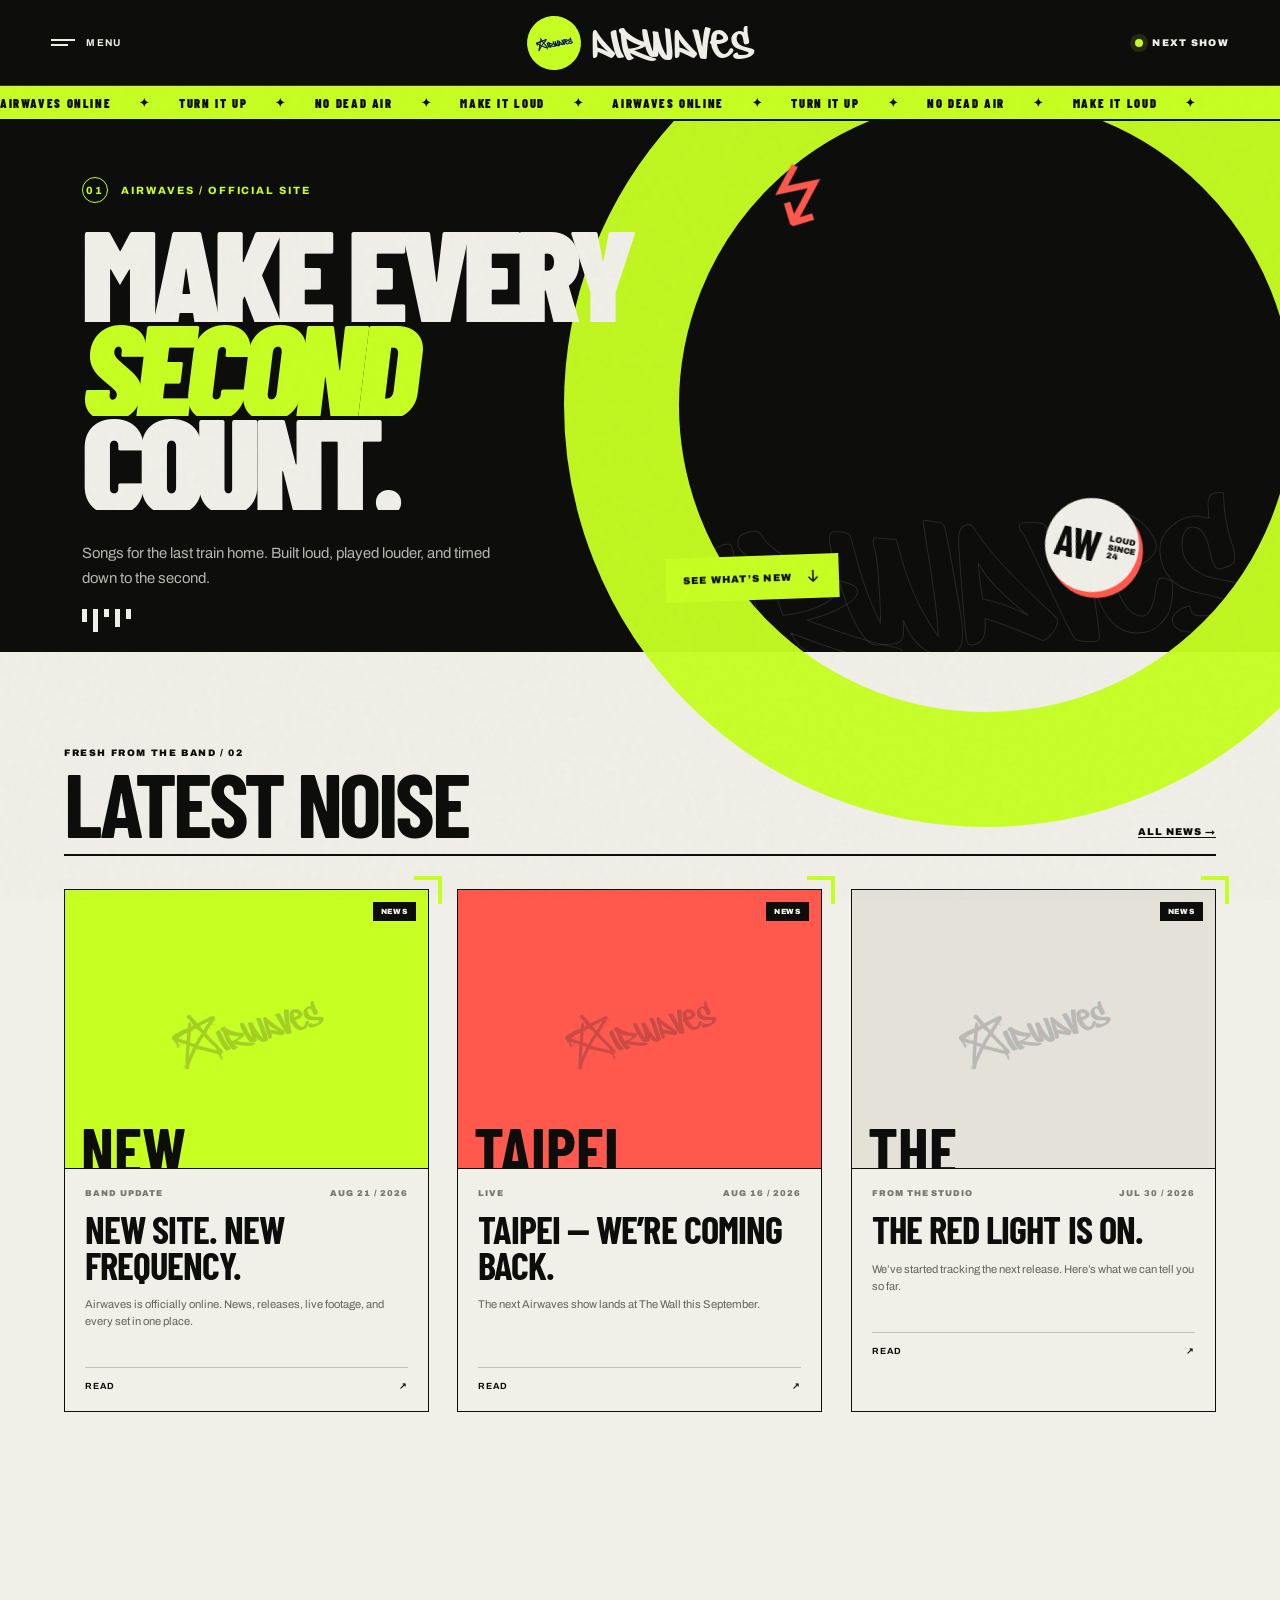
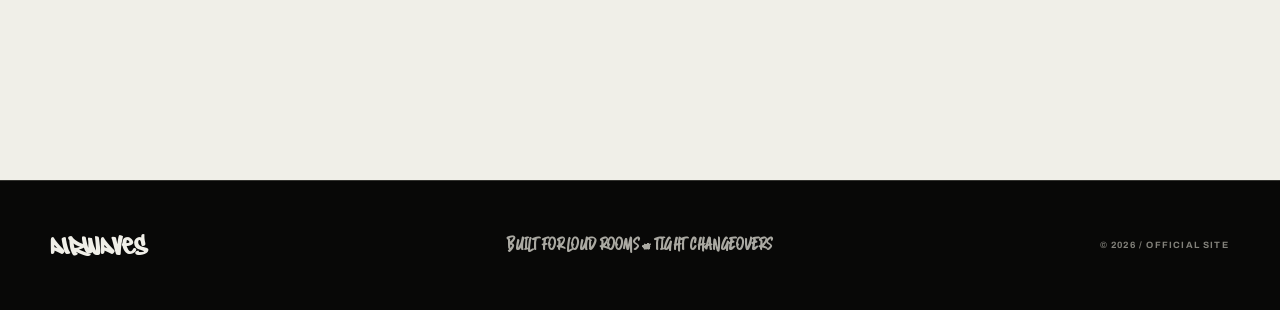
<file: index.html>
<!doctype html><html lang="en"><head><meta charset="UTF-8"><meta name="viewport" content="width=device-width,initial-scale=1"><meta name="theme-color" content="#0d0d0b"><meta name="description" content="Airwaves official site."><title>Airwaves — Official Site</title><link rel="preconnect" href="https://fonts.googleapis.com"><link rel="preconnect" href="https://fonts.gstatic.com" crossorigin><link href="https://fonts.googleapis.com/css2?family=Archivo:wght@400;500;600;700;800;900&family=Barlow+Condensed:wght@600;700;800;900&display=swap" rel="stylesheet"><link rel="stylesheet" href="styles.css"></head>
<body class="is-loading" data-page="home"><div id="site-header"></div><main>
  <section><div class="hero home-hero"><div class="hero-kicker"><span>01</span> AIRWAVES / OFFICIAL SITE</div><h1><span class="hero-line"><i>MAKE EVERY</i></span><span class="hero-line acid-line"><i>SECOND</i></span><span class="hero-line"><i>COUNT.</i></span></h1><p class="hero-copy" id="home-intro"></p><a class="hero-jump" href="news.html">SEE WHAT’S NEW <svg viewBox="0 0 24 24" aria-hidden="true"><path d="M12 4v15M6 13l6 6 6-6"/></svg></a><div class="hero-sticker" aria-hidden="true"><b>AW</b><span>LOUD<br>SINCE 24</span></div><div class="hero-scribble" aria-hidden="true">↯</div><div class="hero-rule" aria-hidden="true"><span></span><span></span><span></span><span></span><span></span></div></div>
  <section class="home-latest reveal-item"><div class="section-heading"><div><span>FRESH FROM THE BAND / 02</span><h2>LATEST NOISE</h2></div><a href="news.html">ALL NEWS →</a></div><div class="content-grid home-grid" id="home-latest-grid"></div></section><section class="home-show-band reveal-item" id="home-show-band"></section></section>
</main><div id="site-footer"></div><script src="site.config.js"></script><script src="site.js"></script></body></html>
</file>
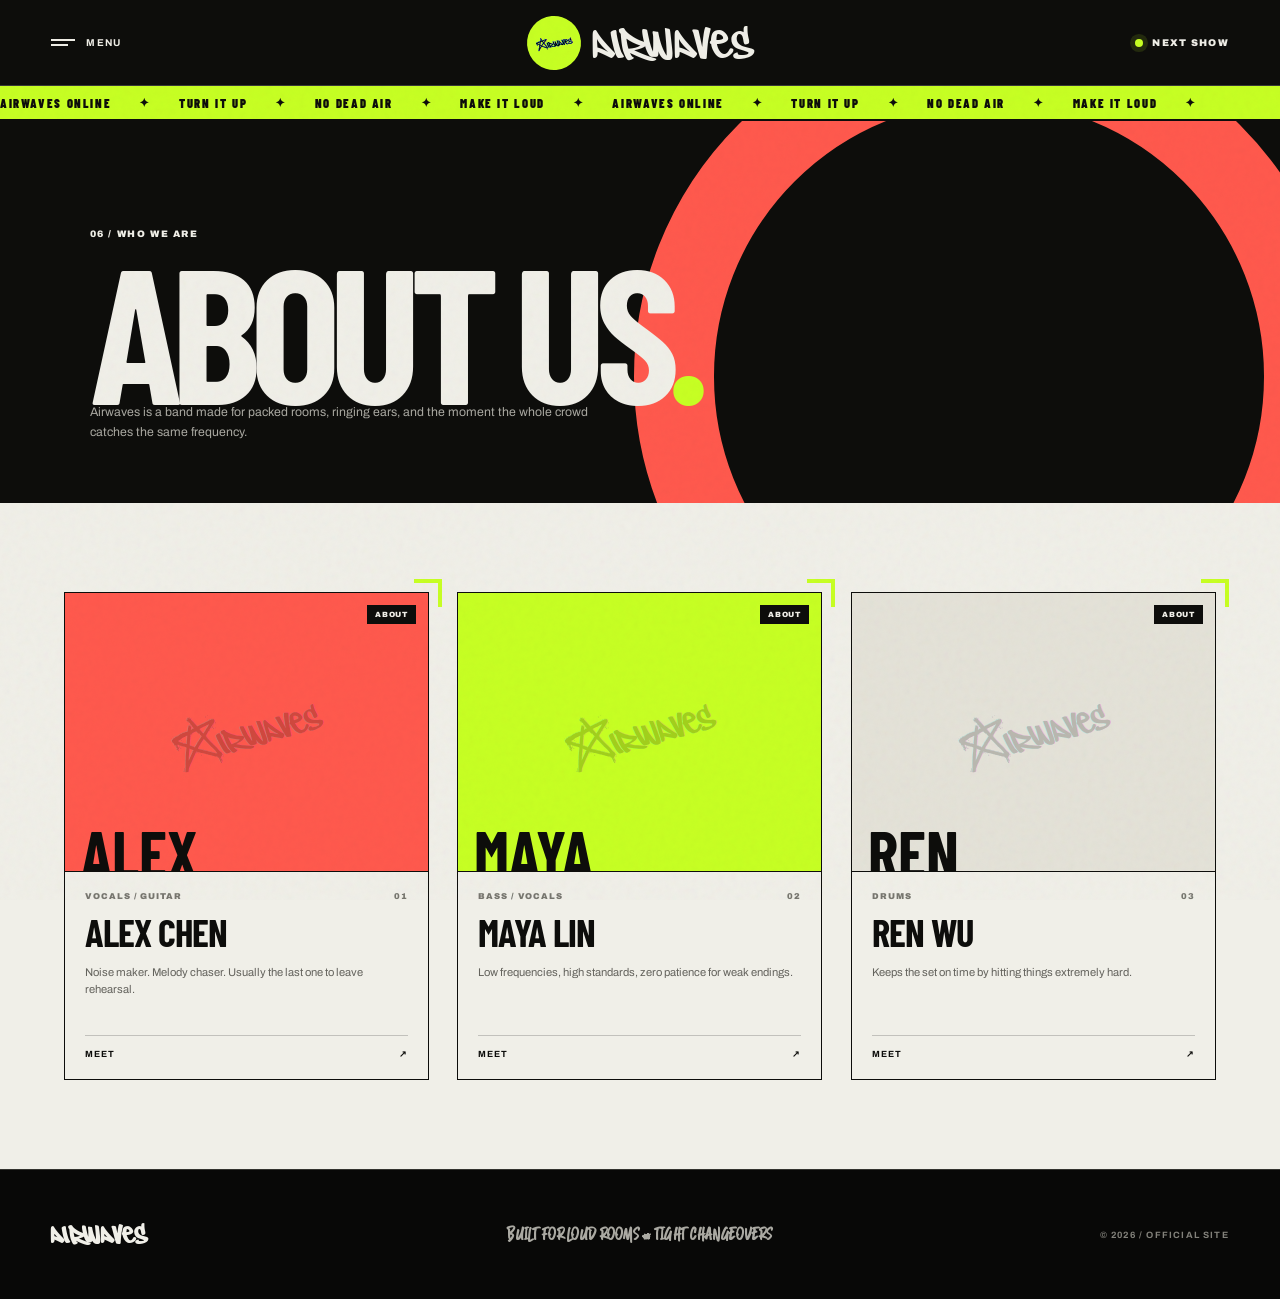
<file: about.html>
<!doctype html><html lang="en"><head><meta charset="UTF-8"><meta name="viewport" content="width=device-width,initial-scale=1"><meta name="theme-color" content="#0d0d0b"><meta name="description" content="About Airwaves."><title>About Us — Airwaves</title><link rel="preconnect" href="https://fonts.googleapis.com"><link rel="preconnect" href="https://fonts.gstatic.com" crossorigin><link href="https://fonts.googleapis.com/css2?family=Archivo:wght@400;500;600;700;800;900&family=Barlow+Condensed:wght@600;700;800;900&display=swap" rel="stylesheet"><link rel="stylesheet" href="styles.css"></head>
<body class="is-loading" data-page="about"><div id="site-header"></div><main><section class="listing-page"><div class="page-masthead about-masthead"><span>06 / WHO WE ARE</span><h1>ABOUT US<span>.</span></h1><p id="about-intro"></p></div><div class="content-section"><div class="content-grid members-grid" id="members-grid"></div></div></section></main><div id="site-footer"></div><script src="site.config.js"></script><script src="site.js"></script></body></html>
</file>
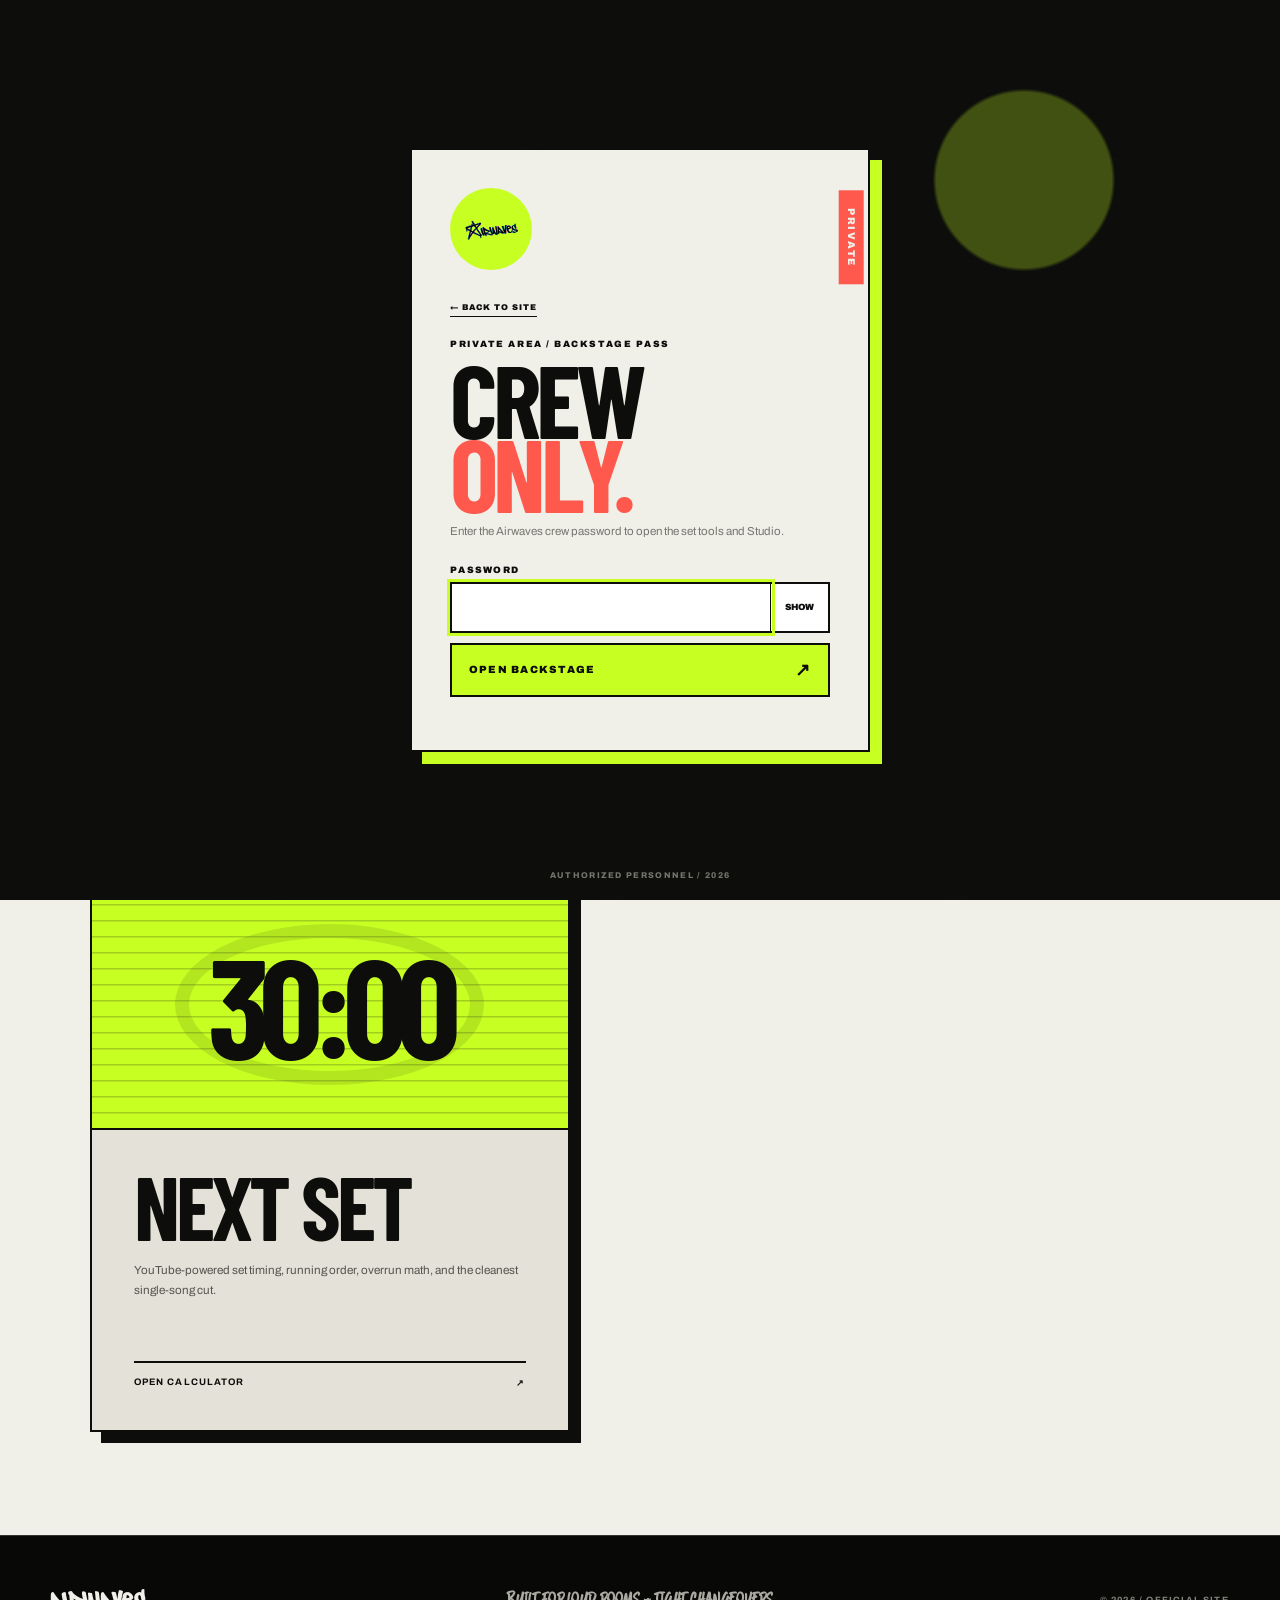
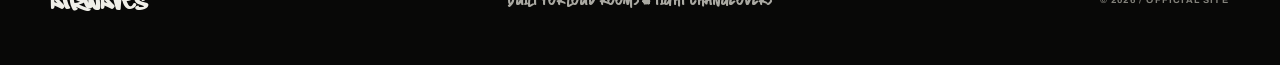
<file: backstage.html>
<!doctype html>
<html lang="en">
<head>
  <meta charset="UTF-8">
  <meta name="viewport" content="width=device-width,initial-scale=1">
  <meta name="theme-color" content="#0d0d0b">
  <meta name="description" content="Private Airwaves crew tools.">
  <meta name="robots" content="noindex,nofollow,noarchive">
  <title>Backstage Pass — Airwaves</title>
  <link rel="preconnect" href="https://fonts.googleapis.com">
  <link rel="preconnect" href="https://fonts.gstatic.com" crossorigin>
  <link href="https://fonts.googleapis.com/css2?family=Archivo:wght@400;500;600;700;800;900&family=Barlow+Condensed:wght@600;700;800;900&display=swap" rel="stylesheet">
  <link rel="stylesheet" href="styles.css">
</head>
<body class="is-loading" data-page="backstage" data-protected="true">
  <div id="site-header"></div>
  <main class="backstage-page">
    <section class="page-masthead backstage-masthead">
      <span>06 / PRIVATE CREW AREA</span>
      <h1>BACKSTAGE<br><em>PASS.</em></h1>
      <p>Build the show. Plot the parts. Keep the machinery behind Airwaves moving.</p>
    </section>
    <section class="backstage-tools reveal-item" aria-labelledby="backstage-tools-title">
      <div class="section-heading">
        <div><span>AUTHORIZED TOOLS / 01</span><h2 id="backstage-tools-title">CHOOSE YOUR ROOM</h2></div>
      </div>
      <div class="backstage-grid single">
        <a class="backstage-card physics-card backstage-set-card" href="next-set.html">
          <i class="cursor-corner" aria-hidden="true"></i><span class="backstage-card-index">01 / SET OPS</span>
          <div class="backstage-card-art" aria-hidden="true"><b>30:00</b><i></i></div>
          <div><h2>NEXT SET</h2><p>YouTube-powered set timing, running order, overrun math, and the cleanest single-song cut.</p><strong>OPEN CALCULATOR <span>↗</span></strong></div>
        </a>
        <!-- AIRWAVES STUDIO temporarily removed from Backstage Pass during its rehaul. studio.html/studio-app.mjs/studio-core.mjs/studio-synth.mjs are untouched -- restore this card to bring it back. -->
      </div>
    </section>
  </main>
  <div id="site-footer"></div>
  <script src="site.config.js"></script><script src="site.js"></script>
</body>
</html>
</file>
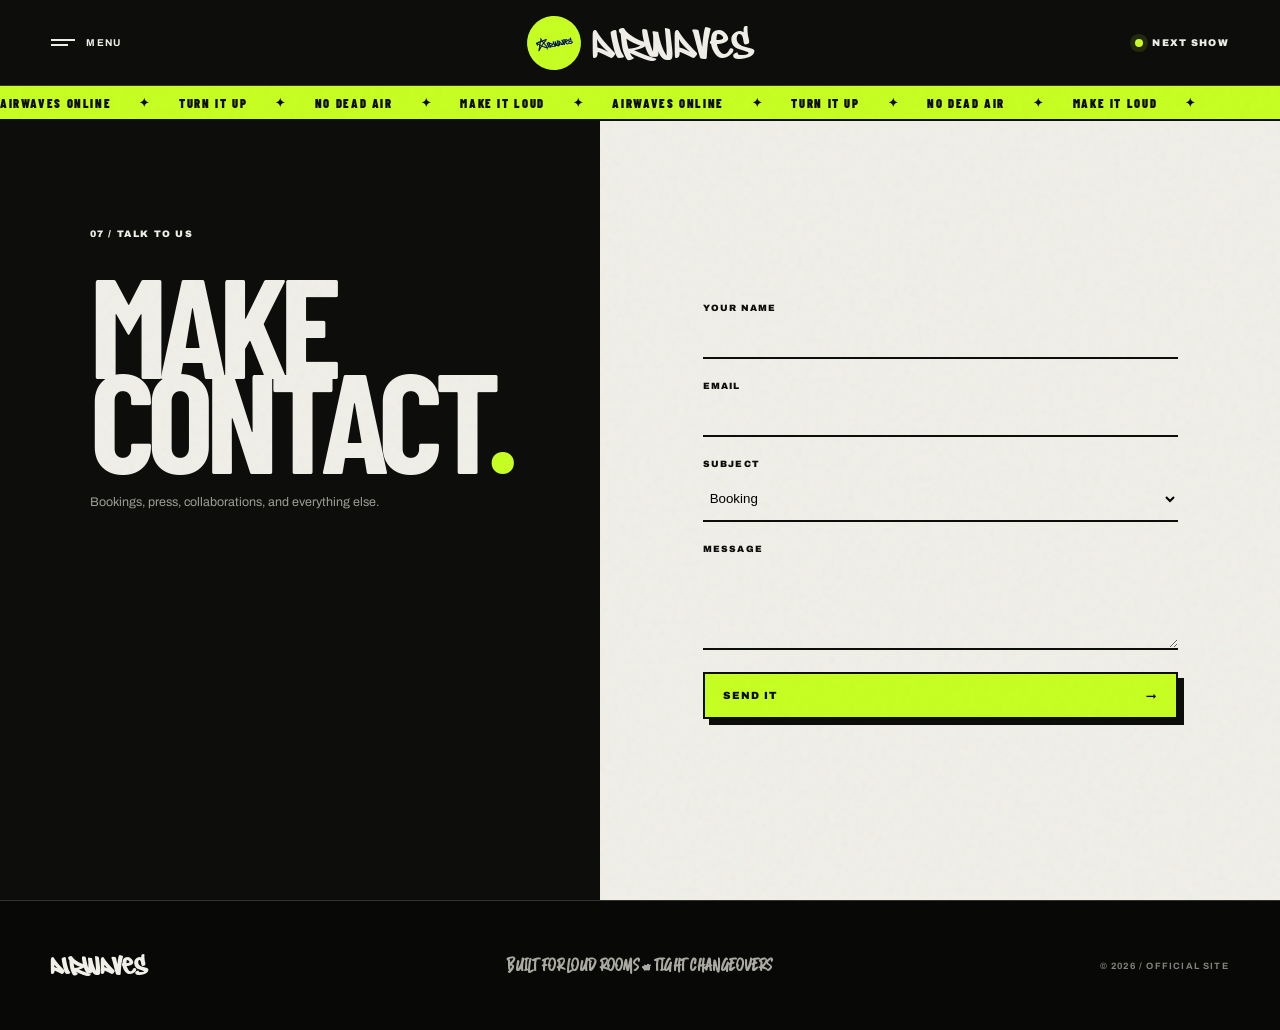
<file: contact.html>
<!doctype html><html lang="en"><head><meta charset="UTF-8"><meta name="viewport" content="width=device-width,initial-scale=1"><meta name="theme-color" content="#0d0d0b"><meta name="description" content="Contact Airwaves."><title>Contact — Airwaves</title><link rel="preconnect" href="https://fonts.googleapis.com"><link rel="preconnect" href="https://fonts.gstatic.com" crossorigin><link href="https://fonts.googleapis.com/css2?family=Archivo:wght@400;500;600;700;800;900&family=Barlow+Condensed:wght@600;700;800;900&display=swap" rel="stylesheet"><link rel="stylesheet" href="styles.css"></head>
<body class="is-loading" data-page="contact"><div id="site-header"></div><main><section class="contact-page"><div class="contact-copy"><span>07 / TALK TO US</span><h1>MAKE<br>CONTACT<span>.</span></h1><p>Bookings, press, collaborations, and everything else.</p></div><form class="contact-form" id="contact-form"><label>YOUR NAME<input name="name" required></label><label>EMAIL<input name="email" type="email" required></label><label>SUBJECT<select name="subject"><option>Booking</option><option>Press</option><option>Collaboration</option><option>Just saying hi</option></select></label><label>MESSAGE<textarea name="message" rows="6" required></textarea></label><button type="submit">SEND IT <span>→</span></button></form></section></main><div id="site-footer"></div><script src="site.config.js"></script><script src="site.js"></script></body></html>
</file>
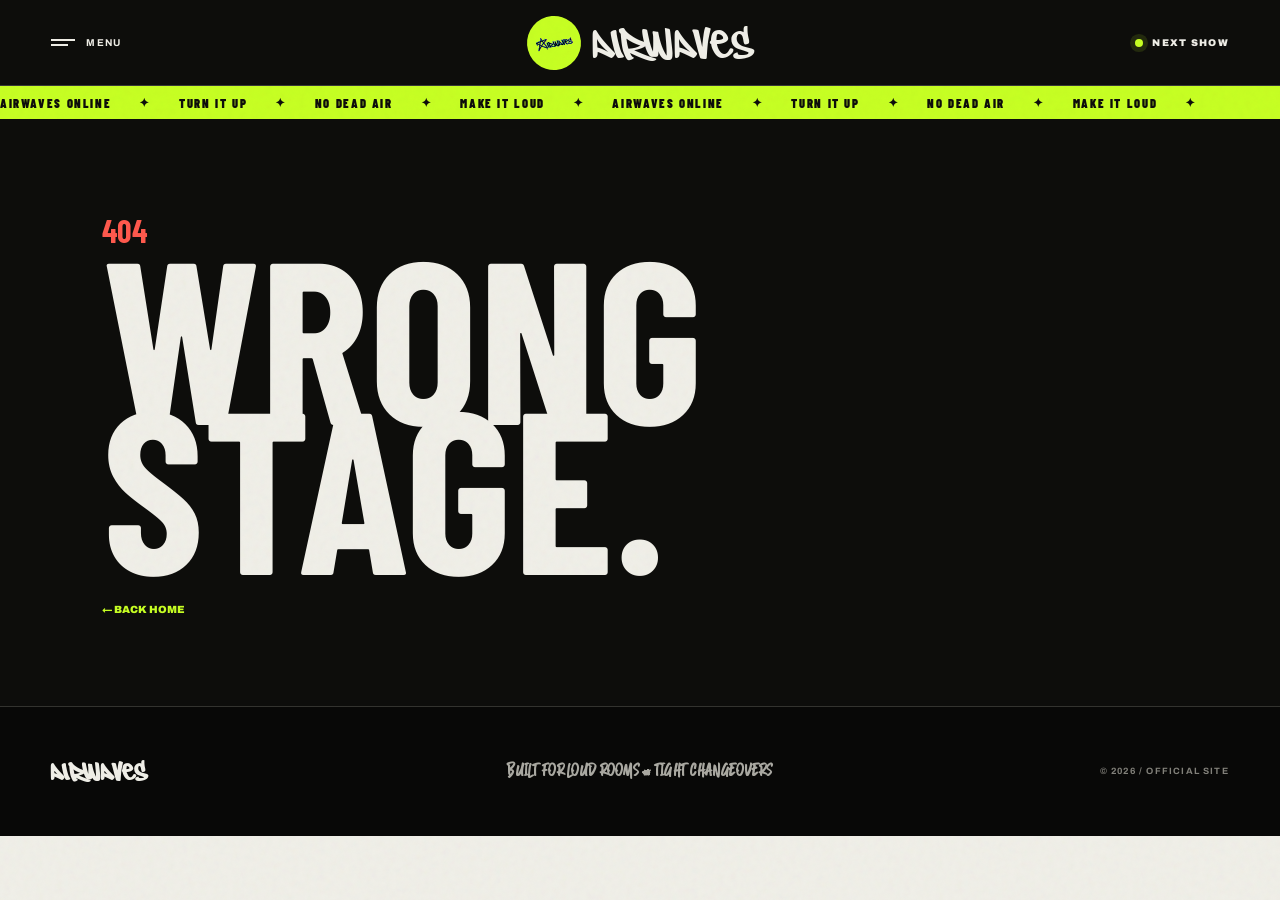
<file: detail.html>
<!doctype html><html lang="en"><head><meta charset="UTF-8"><meta name="viewport" content="width=device-width,initial-scale=1"><meta name="theme-color" content="#0d0d0b"><meta name="description" content="Airwaves story."><title>Airwaves</title><link rel="preconnect" href="https://fonts.googleapis.com"><link rel="preconnect" href="https://fonts.gstatic.com" crossorigin><link href="https://fonts.googleapis.com/css2?family=Archivo:wght@400;500;600;700;800;900&family=Barlow+Condensed:wght@600;700;800;900&display=swap" rel="stylesheet"><link rel="stylesheet" href="styles.css"></head>
<body class="is-loading" data-page="detail"><div id="site-header"></div><main id="detail-page"></main><div id="site-footer"></div><script src="site.config.js"></script><script src="site.js"></script></body></html>
</file>
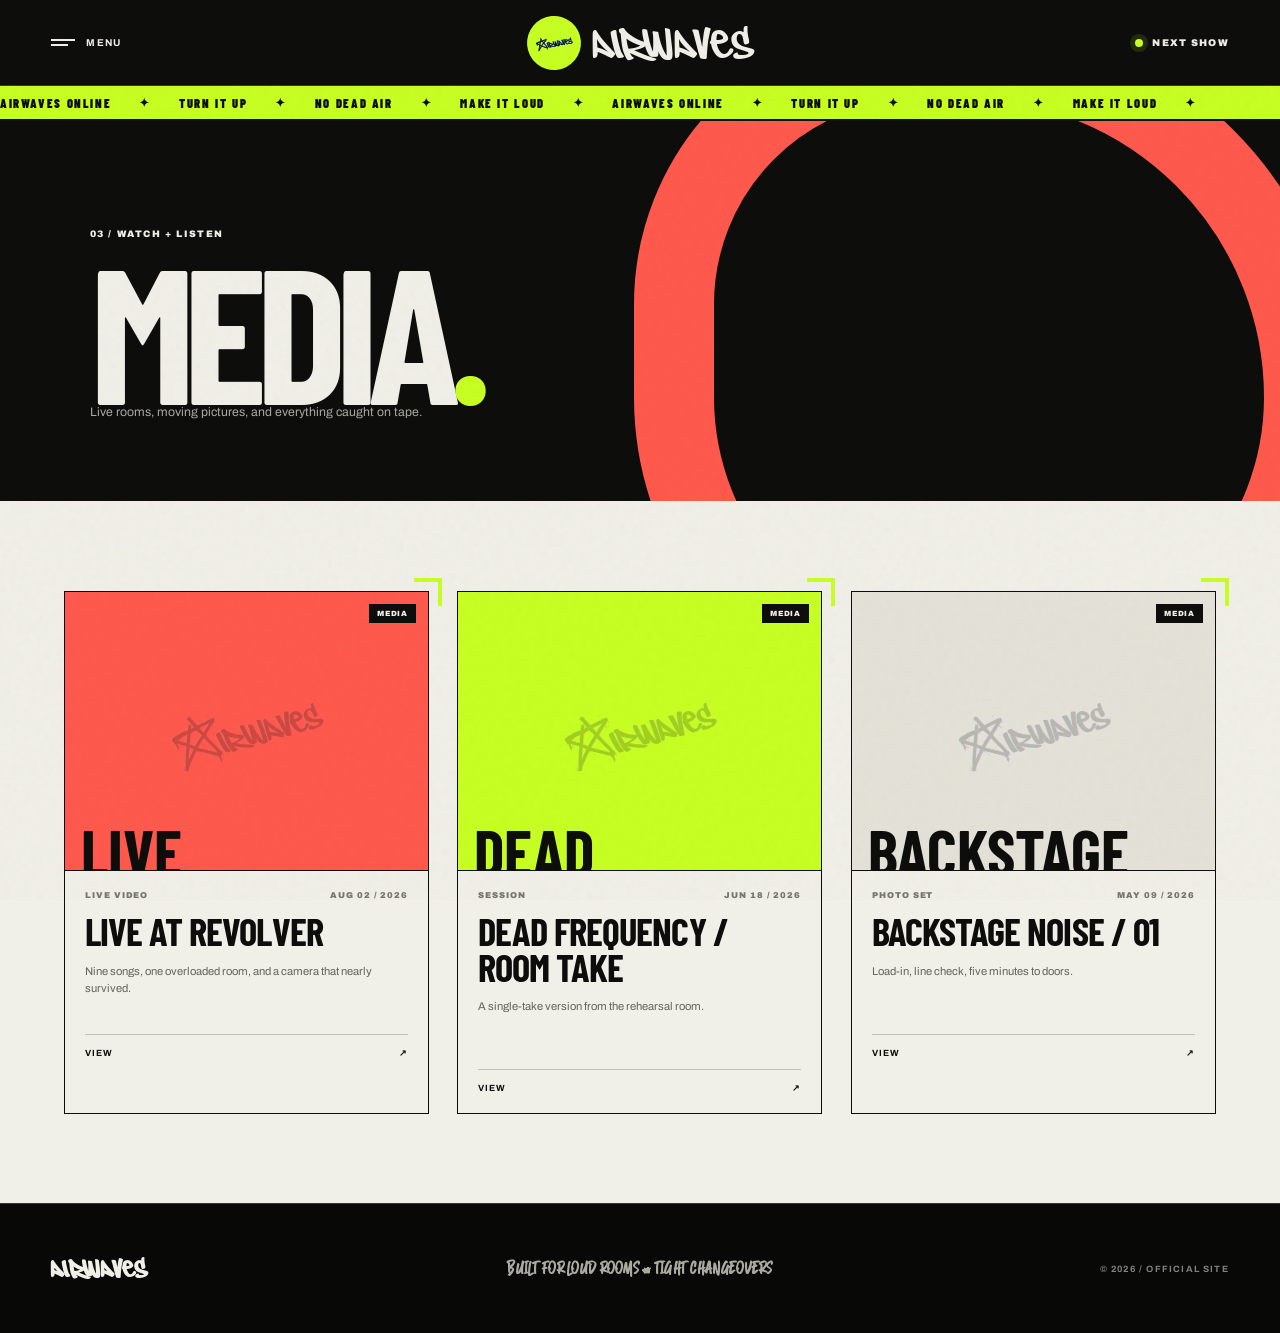
<file: media.html>
<!doctype html><html lang="en"><head><meta charset="UTF-8"><meta name="viewport" content="width=device-width,initial-scale=1"><meta name="theme-color" content="#0d0d0b"><meta name="description" content="Airwaves media, videos, and photos."><title>Media — Airwaves</title><link rel="preconnect" href="https://fonts.googleapis.com"><link rel="preconnect" href="https://fonts.gstatic.com" crossorigin><link href="https://fonts.googleapis.com/css2?family=Archivo:wght@400;500;600;700;800;900&family=Barlow+Condensed:wght@600;700;800;900&display=swap" rel="stylesheet"><link rel="stylesheet" href="styles.css"></head>
<body class="is-loading" data-page="media"><div id="site-header"></div><main><section class="listing-page"><div class="page-masthead media-masthead"><span>03 / WATCH + LISTEN</span><h1>MEDIA<span>.</span></h1><p>Live rooms, moving pictures, and everything caught on tape.</p></div><div class="content-section"><div class="content-grid media-grid" id="media-grid"></div></div></section></main><div id="site-footer"></div><script src="site.config.js"></script><script src="site.js"></script></body></html>
</file>
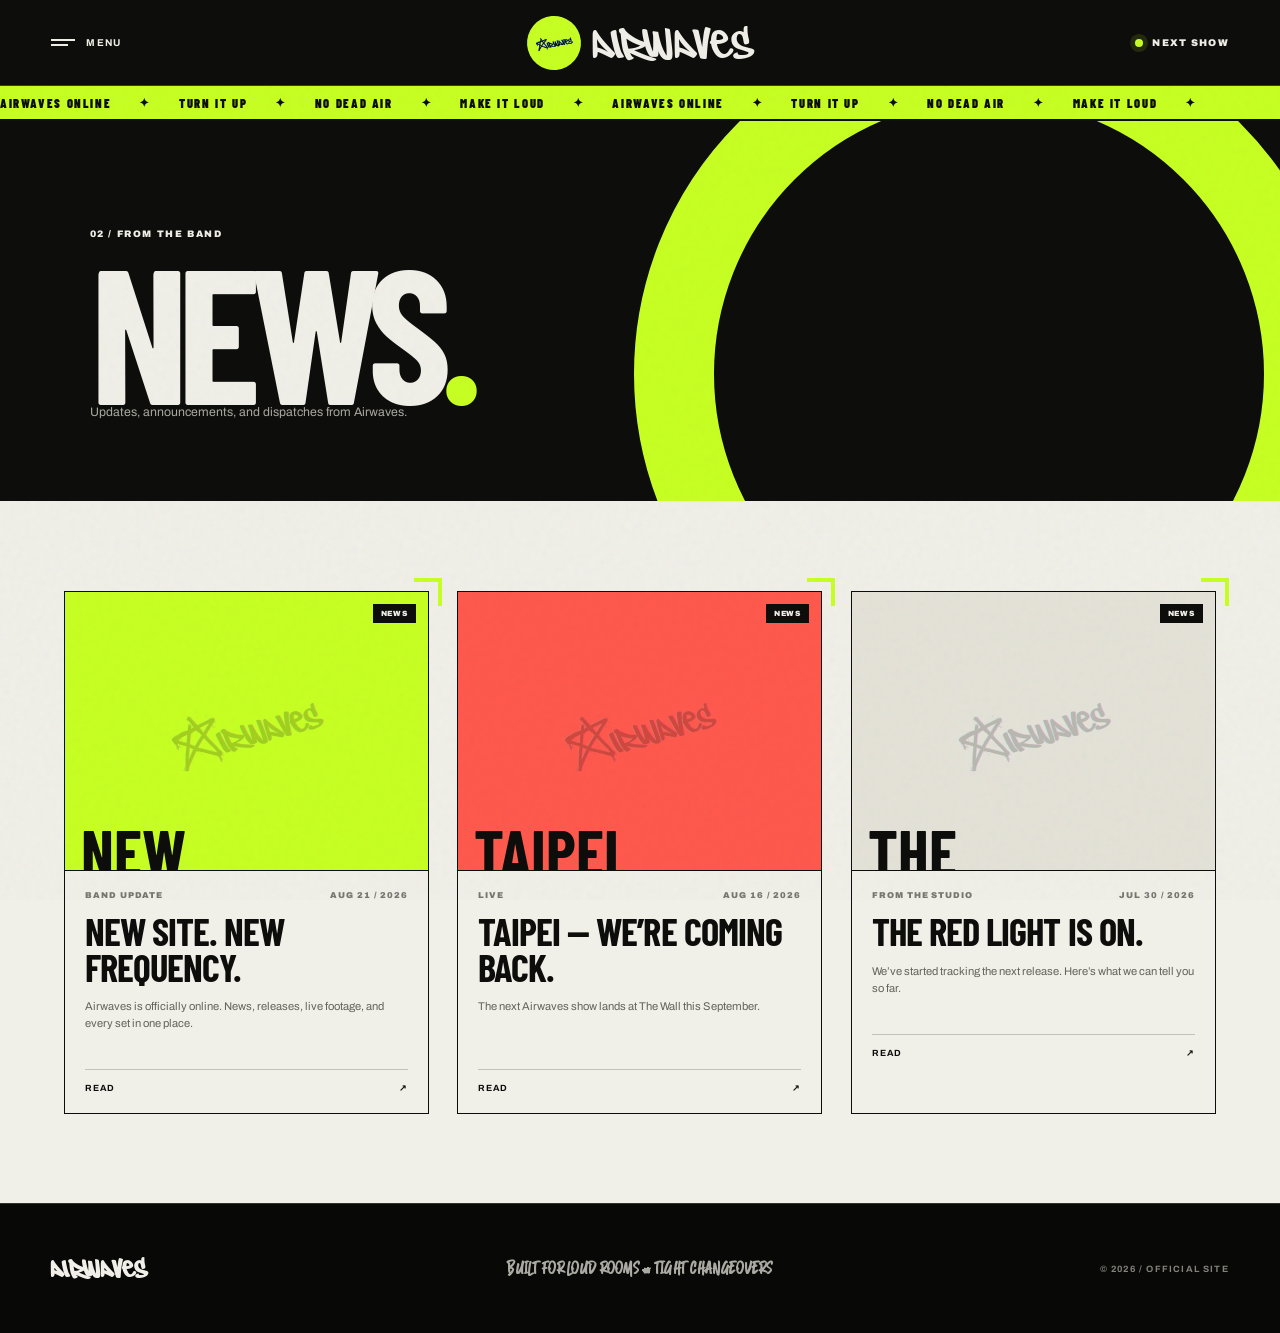
<file: news.html>
<!doctype html><html lang="en"><head><meta charset="UTF-8"><meta name="viewport" content="width=device-width,initial-scale=1"><meta name="theme-color" content="#0d0d0b"><meta name="description" content="Latest Airwaves news."><title>News — Airwaves</title><link rel="preconnect" href="https://fonts.googleapis.com"><link rel="preconnect" href="https://fonts.gstatic.com" crossorigin><link href="https://fonts.googleapis.com/css2?family=Archivo:wght@400;500;600;700;800;900&family=Barlow+Condensed:wght@600;700;800;900&display=swap" rel="stylesheet"><link rel="stylesheet" href="styles.css"></head>
<body class="is-loading" data-page="news"><div id="site-header"></div><main><section class="listing-page"><div class="page-masthead"><span>02 / FROM THE BAND</span><h1>NEWS<span>.</span></h1><p>Updates, announcements, and dispatches from Airwaves.</p></div><div class="content-section"><div class="content-grid" id="news-grid"></div></div></section></main><div id="site-footer"></div><script src="site.config.js"></script><script src="site.js"></script></body></html>
</file>
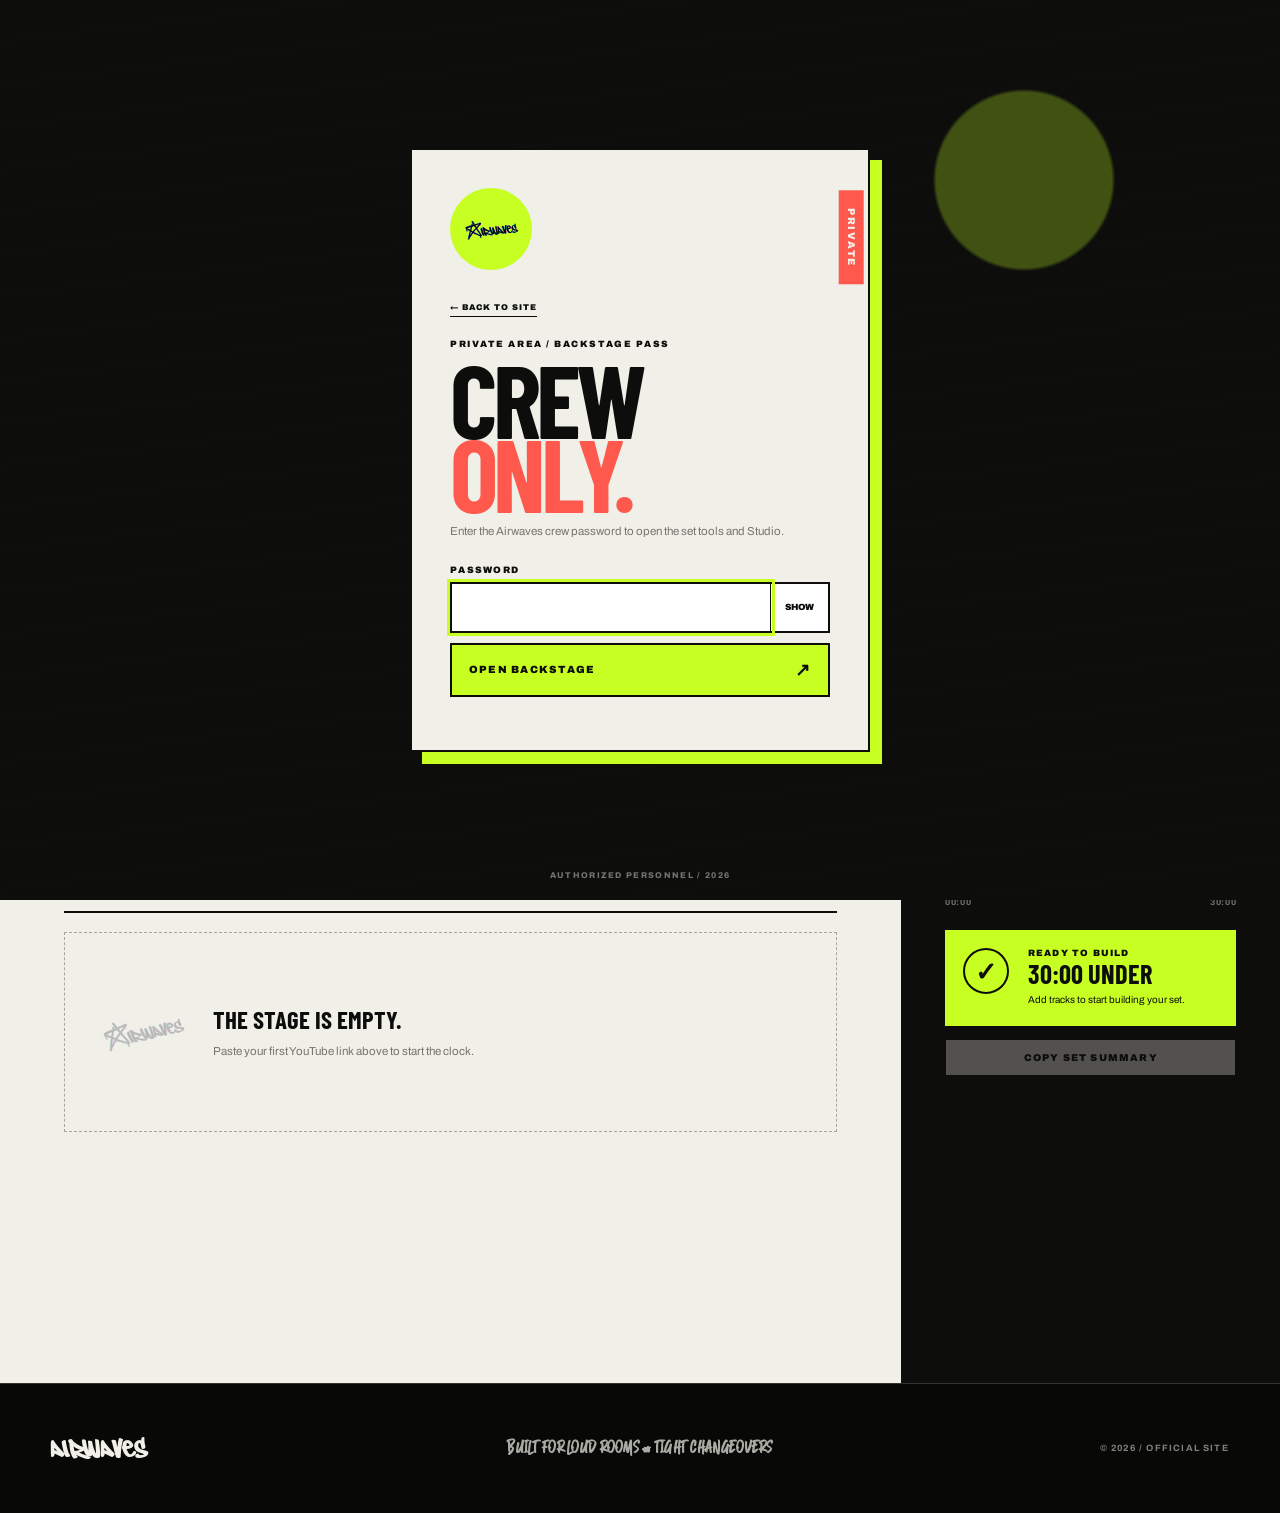
<file: next-set.html>
<!doctype html><html lang="en"><head><meta charset="UTF-8"><meta name="viewport" content="width=device-width,initial-scale=1"><meta name="referrer" content="strict-origin-when-cross-origin"><meta name="theme-color" content="#0d0d0b"><meta name="description" content="Airwaves private set calculator."><meta name="robots" content="noindex,nofollow,noarchive"><title>Next Set — Airwaves</title><link rel="preconnect" href="https://fonts.googleapis.com"><link rel="preconnect" href="https://fonts.gstatic.com" crossorigin><link href="https://fonts.googleapis.com/css2?family=Archivo:wght@400;500;600;700;800;900&family=Barlow+Condensed:wght@600;700;800;900&display=swap" rel="stylesheet"><link rel="stylesheet" href="styles.css?v=duration-reader-3"></head>
<body class="is-loading" data-page="next-set" data-protected="true">
  <div id="site-header"></div><main>
    <section class="page-masthead set-masthead"><a class="studio-wordmark-link" href="studio.html" aria-label="Open Airwaves Studio"><span>AIRWAVES</span><strong>STUDIO</strong></a><span>05.1 / SHOW TOOLS</span><h1>NEXT SET<span>.</span></h1><p>Build the running order. Hit the limit. Leave no dead air.</p></section>
    <section class="workspace" aria-label="Setlist workspace"><div class="set-builder">
      <form class="add-panel reveal-item" id="add-form"><div class="panel-index">ADD TRACKS / 01</div><label for="youtube-links">YOUTUBE LINKS</label><div class="add-row"><textarea id="youtube-links" rows="2" placeholder="Paste one or more YouTube links..." autocomplete="off" spellcheck="false" required></textarea><button class="add-button" type="submit"><span>ADD TO SET</span><svg viewBox="0 0 24 24" aria-hidden="true"><path d="M5 12h14M13 6l6 6-6 6"/></svg></button></div><div class="add-help"><span>Paste a list — spaces or new lines both work.</span><button class="text-button" id="demo-button" type="button">LOAD DEMO SET</button></div></form>
      <div class="setlist-heading reveal-item"><div><div class="panel-index">RUNNING ORDER / 02</div><h2>SETLIST <span id="track-count">0 TRACKS</span></h2></div><button class="clear-button" id="clear-button" type="button" hidden>CLEAR ALL</button></div>
      <div class="setlist" id="setlist" aria-live="polite"></div><div class="empty-state" id="empty-state"><img src="AIRWAVES_FULL_SVG.svg" alt=""><div><strong>THE STAGE IS EMPTY.</strong><span>Paste your first YouTube link above to start the clock.</span></div></div>
    </div><aside class="time-board reveal-item" aria-label="Set timing"><div class="board-topline"><span>SET TIMER / 03</span><span id="save-state">SAVED LOCALLY</span></div>
      <div class="limit-block"><label for="limit-minutes">SET LIMIT</label><div class="limit-control"><button type="button" id="limit-down" aria-label="Reduce limit by 5 minutes">−</button><div><input id="limit-minutes" type="number" min="1" max="360" value="30"><span>MIN</span></div><button type="button" id="limit-up" aria-label="Increase limit by 5 minutes">+</button></div><div class="presets"><button type="button" data-limit="20">20</button><button type="button" data-limit="30" class="active">30</button><button type="button" data-limit="45">45</button><button type="button" data-limit="60">60</button></div></div>
      <div class="total-block"><span class="total-label">TOTAL RUNTIME</span><strong id="total-time">00:00</strong><div class="meter" aria-hidden="true"><span id="meter-fill"></span><i id="meter-target"></i></div><div class="meter-labels"><span>00:00</span><span id="meter-end">30:00</span></div></div>
      <div class="verdict under" id="verdict"><div class="verdict-stamp" id="verdict-icon">✓</div><div><span id="verdict-label">ROOM TO PLAY</span><strong id="verdict-time">30:00 UNDER</strong><p id="verdict-copy">Add tracks to start building your set.</p></div></div>
      <div class="cut-card" id="cut-card" hidden><div class="cut-label">BEST SINGLE CUT</div><div class="cut-main"><div><strong id="cut-title">—</strong><span id="cut-artist">—</span></div><b id="cut-duration">—</b></div><p id="cut-result"></p><button type="button" id="cut-button">CUT THIS TRACK</button></div><button class="copy-button" id="copy-button" type="button" disabled>COPY SET SUMMARY</button>
    </aside></section>
  </main><div id="site-footer"></div><div class="toast" id="toast" role="status" aria-live="polite"></div><aside id="youtube-players" class="youtube-reader" hidden aria-label="YouTube duration reader"><div class="youtube-reader-head"><div><span>YOUTUBE READER</span><strong id="youtube-reader-status">CONNECTING…</strong></div><button type="button" id="youtube-reader-start" hidden>START READER</button></div><div id="youtube-player-host"></div></aside>
  <script src="site.config.js"></script><script src="site.js"></script><script src="app.js?v=duration-reader-3"></script>
</body></html>
</file>
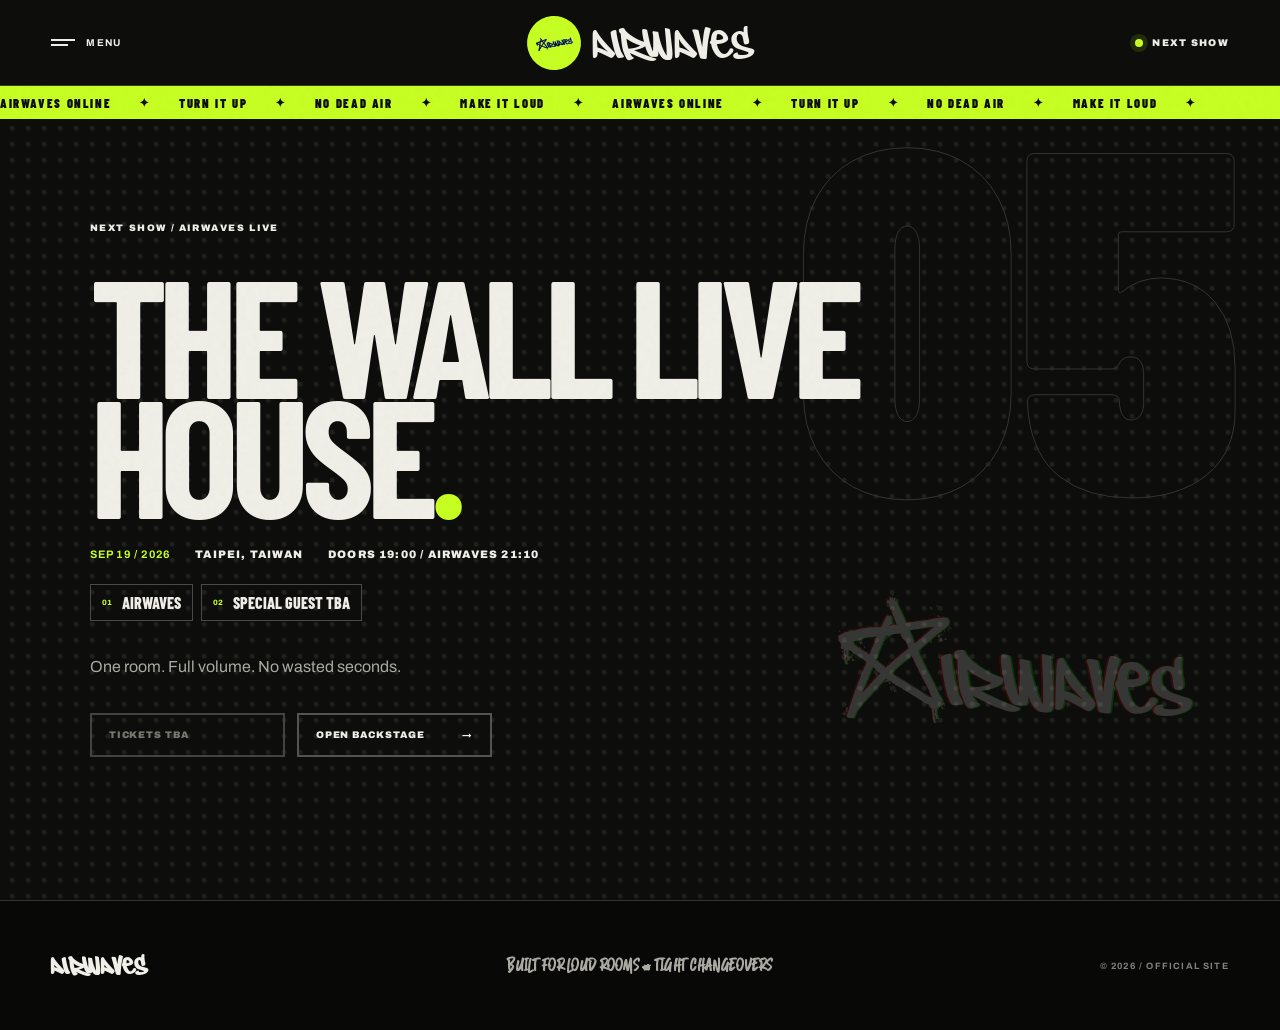
<file: next-show.html>
<!doctype html><html lang="en"><head><meta charset="UTF-8"><meta name="viewport" content="width=device-width,initial-scale=1"><meta name="theme-color" content="#0d0d0b"><meta name="description" content="The next Airwaves live show."><title>Next Show — Airwaves</title><link rel="preconnect" href="https://fonts.googleapis.com"><link rel="preconnect" href="https://fonts.gstatic.com" crossorigin><link href="https://fonts.googleapis.com/css2?family=Archivo:wght@400;500;600;700;800;900&family=Barlow+Condensed:wght@600;700;800;900&display=swap" rel="stylesheet"><link rel="stylesheet" href="styles.css"></head>
<body class="is-loading" data-page="next-show"><div id="site-header"></div><main><section class="show-page" id="next-show-content"></section></main><div id="site-footer"></div><script src="site.config.js"></script><script src="site.js"></script></body></html>
</file>
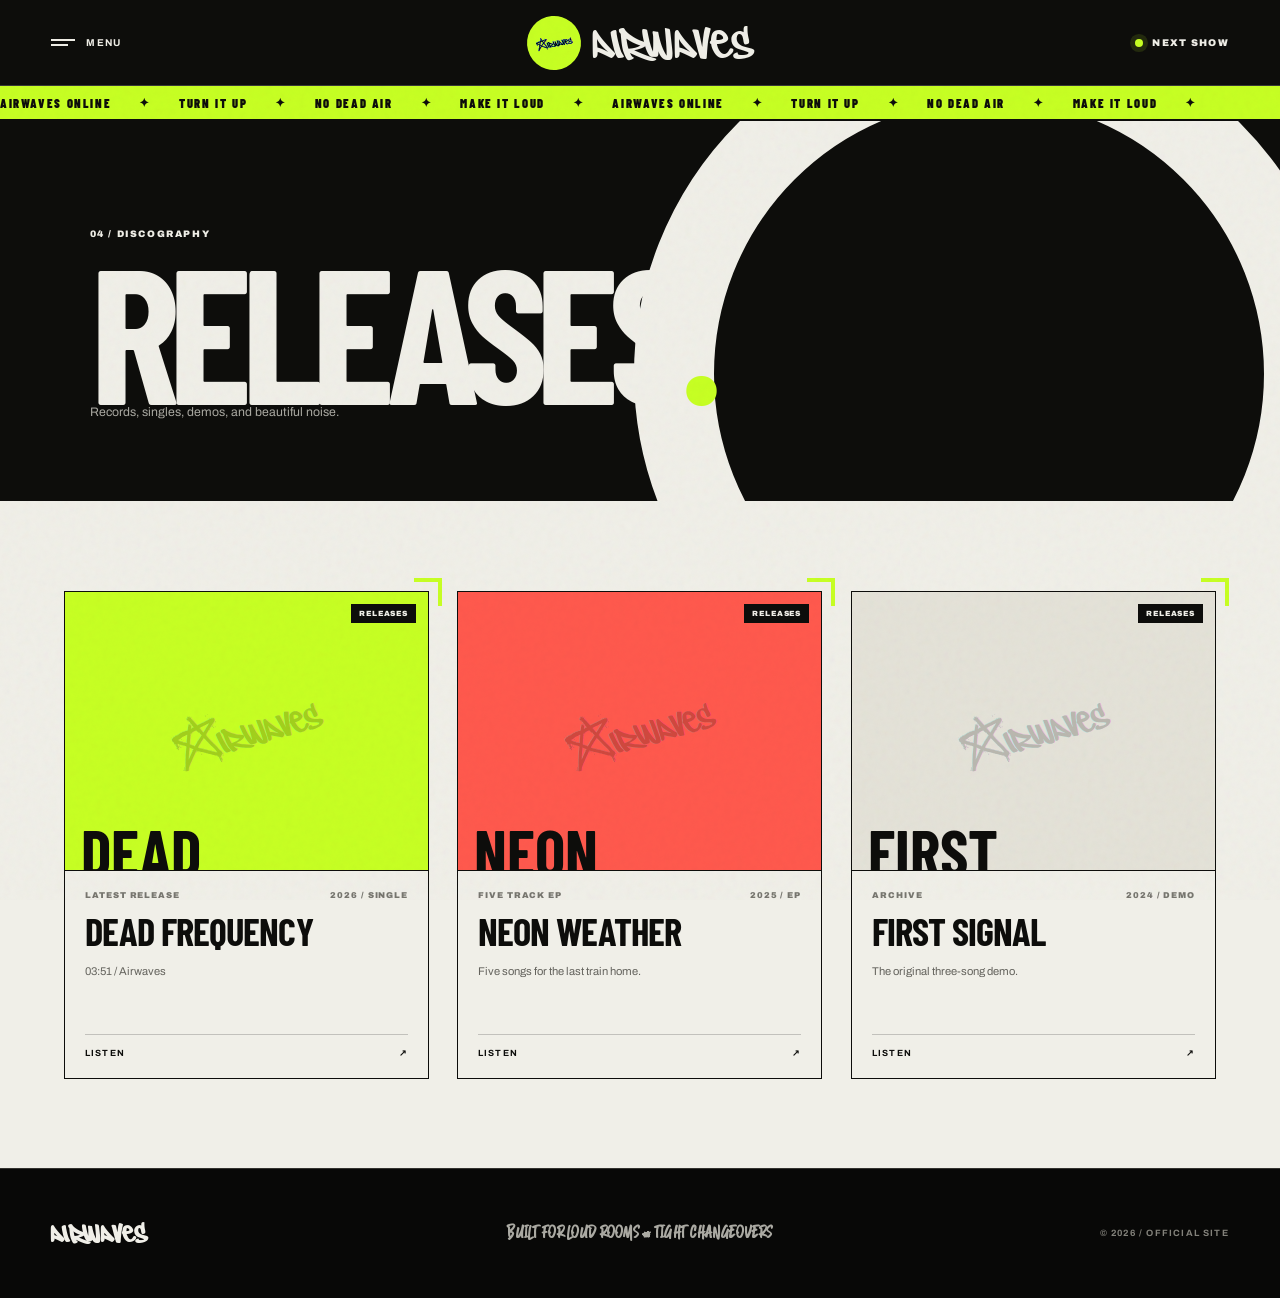
<file: releases.html>
<!doctype html><html lang="en"><head><meta charset="UTF-8"><meta name="viewport" content="width=device-width,initial-scale=1"><meta name="theme-color" content="#0d0d0b"><meta name="description" content="Airwaves releases and discography."><title>Releases — Airwaves</title><link rel="preconnect" href="https://fonts.googleapis.com"><link rel="preconnect" href="https://fonts.gstatic.com" crossorigin><link href="https://fonts.googleapis.com/css2?family=Archivo:wght@400;500;600;700;800;900&family=Barlow+Condensed:wght@600;700;800;900&display=swap" rel="stylesheet"><link rel="stylesheet" href="styles.css"></head>
<body class="is-loading" data-page="releases"><div id="site-header"></div><main><section class="listing-page"><div class="page-masthead releases-masthead"><span>04 / DISCOGRAPHY</span><h1>RELEASES<span>.</span></h1><p>Records, singles, demos, and beautiful noise.</p></div><div class="content-section"><div class="content-grid releases-grid" id="releases-grid"></div></div></section></main><div id="site-footer"></div><script src="site.config.js"></script><script src="site.js"></script></body></html>
</file>
<file: styles.css>
@font-face {
  font-family: "Owned";
  src: url("owned.ttf") format("truetype");
  font-display: swap;
}

@font-face {
  font-family: "Indramayu";
  src: url("indiramaiyu.ttf") format("truetype");
  font-display: swap;
}

:root {
  --ink: #0d0d0b;
  --paper: #f0efe8;
  --paper-2: #e4e2d8;
  --acid: #c7ff23;
  --hot: #ff594d;
  --muted: #77766f;
  --line: rgba(13, 13, 11, 0.2);
  --display: "Barlow Condensed", "Arial Narrow", sans-serif;
  --body: "Archivo", Arial, sans-serif;
}

* {
  box-sizing: border-box;
}

html {
  scroll-behavior: smooth;
}

body {
  margin: 0;
  color: var(--ink);
  background: var(--paper);
  font-family: var(--body);
  min-width: 320px;
}

body.is-loading {
  overflow: hidden;
}

.page-loader {
  position: fixed;
  z-index: 100;
  inset: 0;
  display: grid;
  place-content: center;
  gap: 20px;
  color: var(--ink);
  background: var(--acid);
  clip-path: inset(0 0 0 0);
  transition: clip-path 700ms cubic-bezier(.77, 0, .18, 1), visibility 700ms;
}

.page-loader.done {
  clip-path: inset(0 0 100% 0);
  visibility: hidden;
}

.loader-noise {
  position: absolute;
  inset: 0;
  background: #fff;
  opacity: 0;
  animation: loader-flash 900ms ease-out both;
  pointer-events: none;
}

.loader-logo {
  position: relative;
  z-index: 1;
  display: flex;
  gap: 0.12em;
  font-family: "Owned", Impact, sans-serif;
  font-size: clamp(4rem, 12vw, 9rem);
  line-height: 0.7;
  transform: rotate(-3deg);
}

.loader-logo span {
  display: inline-block;
  animation: loader-hit 500ms cubic-bezier(.2,.9,.25,1) both;
}

.loader-logo span:nth-child(2) { animation-delay: 140ms; }

.loader-track {
  position: relative;
  z-index: 1;
  width: min(420px, 72vw);
  height: 5px;
  background: rgba(13, 13, 11, 0.2);
  overflow: hidden;
}

.loader-track span {
  display: block;
  width: 100%;
  height: 100%;
  background: var(--ink);
  transform-origin: left;
  animation: loader-progress 1250ms cubic-bezier(.65,0,.35,1) both;
}

.loader-count {
  position: relative;
  z-index: 1;
  font-size: 0.6rem;
  font-weight: 900;
  letter-spacing: 0.18em;
  text-align: right;
}

@keyframes loader-hit {
  from { opacity: 0; transform: translateY(70px) scale(.7); }
  to { opacity: 1; transform: translateY(0) scale(1); }
}

@keyframes loader-progress {
  from { transform: scaleX(0); }
  to { transform: scaleX(1); }
}

@keyframes loader-flash {
  0% { opacity: .9; }
  12% { opacity: 0; }
  24% { opacity: .5; }
  40% { opacity: 0; }
  100% { opacity: 0; }
}

.custom-cursor {
  position: fixed;
  z-index: 90;
  left: 0;
  top: 0;
  width: 34px;
  height: 34px;
  margin: -17px 0 0 -17px;
  border: 1px solid var(--acid);
  border-radius: 50%;
  pointer-events: none;
  mix-blend-mode: difference;
  opacity: 0;
  transition: width 160ms, height 160ms, margin 160ms, opacity 160ms, background 160ms;
}

.custom-cursor::after {
  content: "";
  position: absolute;
  width: 4px;
  height: 4px;
  left: 50%;
  top: 50%;
  border-radius: 50%;
  background: var(--acid);
  transform: translate(-50%, -50%);
}

.custom-cursor.visible { opacity: 1; }
.custom-cursor.hovering {
  width: 58px;
  height: 58px;
  margin: -29px 0 0 -29px;
  background: rgba(199, 255, 35, 0.2);
}

button,
input,
textarea {
  font: inherit;
}

button {
  color: inherit;
}

button:focus-visible,
input:focus-visible,
textarea:focus-visible,
[contenteditable]:focus-visible {
  outline: 3px solid var(--acid);
  outline-offset: 2px;
}

.grain {
  position: fixed;
  z-index: 20;
  inset: 0;
  pointer-events: none;
  opacity: 0.14;
  background-image: url("data:image/svg+xml,%3Csvg viewBox='0 0 160 160' xmlns='http://www.w3.org/2000/svg'%3E%3Cfilter id='n'%3E%3CfeTurbulence type='fractalNoise' baseFrequency='.86' numOctaves='3' stitchTiles='stitch'/%3E%3C/filter%3E%3Crect width='100%25' height='100%25' filter='url(%23n)' opacity='.35'/%3E%3C/svg%3E");
  mix-blend-mode: multiply;
}

.site-header {
  position: relative;
  z-index: 2;
  display: flex;
  align-items: center;
  justify-content: space-between;
  height: 86px;
  padding: 0 clamp(20px, 4vw, 64px);
  color: var(--paper);
  background: var(--ink);
  border-bottom: 1px solid rgba(255, 255, 255, 0.18);
}

.motion-ticker {
  position: relative;
  z-index: 3;
  width: 100%;
  height: 35px;
  overflow: hidden;
  color: var(--ink);
  background: var(--acid);
  border-bottom: 2px solid var(--ink);
}

.ticker-track {
  display: flex;
  align-items: center;
  gap: 28px;
  width: max-content;
  height: 100%;
  font-family: var(--display);
  font-size: 0.78rem;
  font-weight: 900;
  letter-spacing: 0.13em;
  animation: ticker 22s linear infinite;
}

.ticker-track i {
  font-style: normal;
}

.motion-ticker:hover .ticker-track {
  animation-play-state: paused;
}

@keyframes ticker {
  to { transform: translateX(-50%); }
}

.brand {
  display: inline-flex;
  align-items: center;
  gap: 12px;
  color: inherit;
  text-decoration: none;
}

.brand-mark {
  width: 54px;
  height: 54px;
  display: grid;
  place-items: center;
  overflow: hidden;
  border-radius: 50%;
  background: var(--acid);
  transform: rotate(-5deg);
  transition: transform 350ms cubic-bezier(.2,.85,.25,1.3), background 180ms;
}

.brand:hover .brand-mark {
  transform: rotate(9deg) scale(1.1);
  background: var(--hot);
}

.brand-mark img {
  width: 66px;
  height: 66px;
}

.brand-name {
  font-family: "Owned", Impact, sans-serif;
  font-size: clamp(1.6rem, 3.1vw, 2.55rem);
  line-height: 0.8;
  letter-spacing: 0.025em;
}

.header-meta {
  display: flex;
  align-items: center;
  gap: 9px;
  font-size: 0.68rem;
  font-weight: 800;
  letter-spacing: 0.18em;
}

.live-dot {
  width: 8px;
  height: 8px;
  border-radius: 50%;
  background: var(--acid);
  box-shadow: 0 0 0 5px rgba(199, 255, 35, 0.12);
  animation: pulse 2s infinite;
}

@keyframes pulse {
  50% { box-shadow: 0 0 0 9px rgba(199, 255, 35, 0); }
}

main {
  overflow: hidden;
}

.hero {
  position: relative;
  color: var(--paper);
  background: var(--ink);
  min-height: 495px;
  padding: 56px clamp(20px, 6.4vw, 104px) 62px;
  isolation: isolate;
}

.hero::after {
  content: "";
  position: absolute;
  width: min(48vw, 690px);
  aspect-ratio: 1;
  right: -10vw;
  top: -26%;
  border: clamp(65px, 9vw, 130px) solid var(--acid);
  border-radius: 50%;
  opacity: 0.96;
  z-index: -1;
  transform: translate(calc(var(--mx, 0) * 18px), calc(var(--my, 0) * 18px));
  animation: ring-breathe 6s ease-in-out infinite;
}

@keyframes ring-breathe {
  0%, 100% { border-radius: 50%; }
  45% { border-radius: 47% 53% 46% 54% / 53% 45% 55% 47%; }
}

.hero::before {
  content: "AIRWAVES";
  position: absolute;
  right: 2.5vw;
  bottom: 15px;
  z-index: -1;
  font-family: "Owned", Impact, sans-serif;
  font-size: clamp(5rem, 13vw, 12rem);
  line-height: 0.7;
  color: transparent;
  -webkit-text-stroke: 1px rgba(240, 239, 232, 0.12);
  transform: rotate(-4deg);
}

.hero-kicker,
.panel-index,
.board-topline,
.cut-label {
  font-size: 0.66rem;
  font-weight: 800;
  letter-spacing: 0.18em;
}

.hero-kicker {
  display: flex;
  align-items: center;
  gap: 13px;
  color: var(--acid);
  margin-bottom: 22px;
}

.hero-kicker span {
  display: grid;
  place-items: center;
  width: 26px;
  height: 26px;
  border: 1px solid currentColor;
  border-radius: 50%;
}

.hero h1 {
  margin: 0;
  max-width: 920px;
  font-family: var(--display);
  font-size: clamp(4.7rem, 10.5vw, 10rem);
  line-height: 0.72;
  letter-spacing: -0.055em;
  font-weight: 900;
}

.hero h1 .acid-line i {
  color: var(--acid);
  font-style: italic;
}

.hero-line {
  display: block;
  overflow: hidden;
  margin-bottom: -0.02em;
}

.hero-line i {
  display: block;
  color: var(--paper);
  font-style: normal;
  transform: translateY(110%) rotate(3deg);
  animation: hero-rise 760ms cubic-bezier(.16,.86,.3,1) forwards;
}

.hero-line:nth-child(1) i { animation-delay: 920ms; }
.hero-line:nth-child(2) i { animation-delay: 1020ms; }
.hero-line:nth-child(3) i { animation-delay: 1120ms; }

@keyframes hero-rise {
  to { transform: translateY(0) rotate(0); }
}

.hero p {
  width: min(440px, 100%);
  margin: 34px 0 0;
  color: #b8b7b0;
  font-size: 0.93rem;
  line-height: 1.65;
}

.hero-copy {
  opacity: 0;
  transform: translateY(20px);
  animation: fade-up 550ms 1250ms ease forwards;
}

.hero-jump {
  position: absolute;
  left: min(52vw, 740px);
  bottom: 52px;
  display: inline-flex;
  align-items: center;
  gap: 12px;
  padding: 13px 17px;
  color: var(--ink);
  background: var(--acid);
  text-decoration: none;
  font-size: 0.63rem;
  font-weight: 900;
  letter-spacing: 0.12em;
  opacity: 0;
  transform: rotate(-2deg) translateY(15px);
  animation: fade-up-tilt 500ms 1370ms ease forwards;
  transition: color 150ms, background 150ms;
}

.hero-jump:hover {
  color: var(--paper);
  background: var(--hot);
}

.hero-jump svg {
  width: 18px;
  fill: none;
  stroke: currentColor;
  stroke-width: 2;
  animation: arrow-drop 1.2s ease-in-out infinite;
}

.hero-sticker {
  position: absolute;
  right: clamp(30px, 11vw, 170px);
  bottom: 60px;
  display: flex;
  align-items: center;
  gap: 7px;
  width: 94px;
  height: 94px;
  padding: 10px;
  color: var(--ink);
  background: var(--paper);
  border-radius: 50%;
  transform: rotate(11deg);
  box-shadow: 5px 5px 0 var(--hot);
  animation: sticker-float 4s ease-in-out infinite;
}

.hero-sticker b {
  font-family: var(--display);
  font-size: 2.6rem;
  line-height: 1;
}

.hero-sticker span {
  font-size: 0.52rem;
  font-weight: 900;
  line-height: 1.05;
}

.hero-scribble {
  position: absolute;
  right: 35%;
  top: 23px;
  color: var(--hot);
  font-family: "Owned", Impact, sans-serif;
  font-size: 5rem;
  transform: rotate(18deg);
  animation: scribble-jolt 2.8s steps(2, end) infinite;
}

@keyframes fade-up { to { opacity: 1; transform: translateY(0); } }
@keyframes fade-up-tilt { to { opacity: 1; transform: rotate(-2deg) translateY(0); } }
@keyframes arrow-drop { 50% { transform: translateY(5px); } }
@keyframes sticker-float { 50% { transform: rotate(6deg) translateY(-8px); } }
@keyframes scribble-jolt { 50% { transform: rotate(10deg) translate(3px, -3px); } }

.hero-rule {
  position: absolute;
  left: clamp(20px, 6.4vw, 104px);
  bottom: 20px;
  display: flex;
  gap: 6px;
}

.hero-rule span {
  display: block;
  width: 5px;
  background: var(--paper);
}

.hero-rule span:nth-child(1) { height: 13px; }
.hero-rule span:nth-child(2) { height: 23px; }
.hero-rule span:nth-child(3) { height: 8px; }
.hero-rule span:nth-child(4) { height: 18px; }
.hero-rule span:nth-child(5) { height: 10px; }

.workspace {
  display: grid;
  grid-template-columns: minmax(0, 1fr) minmax(350px, 0.42fr);
  align-items: start;
  max-width: 1480px;
  margin: 0 auto;
}

.set-builder {
  min-width: 0;
  padding: clamp(36px, 5vw, 72px) clamp(20px, 5vw, 76px) 100px;
}

.add-panel {
  padding: 23px;
  background: var(--paper-2);
  border: 1px solid var(--line);
  box-shadow: 8px 8px 0 var(--ink);
}

.add-panel::before {
  content: "";
  position: absolute;
  width: 58px;
  height: 16px;
  margin: -32px 0 0 22%;
  background: rgba(199, 255, 35, 0.8);
  transform: rotate(-4deg);
  mix-blend-mode: multiply;
}

.add-panel {
  position: relative;
}

.add-panel.shake {
  animation: form-shake 320ms ease;
}

@keyframes form-shake {
  25% { transform: translateX(-8px) rotate(-.4deg); }
  50% { transform: translateX(7px) rotate(.4deg); }
  75% { transform: translateX(-4px); }
}

.panel-index {
  margin-bottom: 17px;
  color: var(--muted);
}

.add-panel label {
  display: block;
  margin-bottom: 8px;
  font-family: var(--display);
  font-weight: 800;
  font-size: 1.04rem;
  letter-spacing: 0.03em;
}

.add-row {
  display: grid;
  grid-template-columns: 1fr auto;
  border: 2px solid var(--ink);
  background: var(--paper);
}

.add-row textarea {
  width: 100%;
  min-height: 66px;
  resize: none;
  padding: 21px 19px;
  border: 0;
  color: var(--ink);
  background: transparent;
  font-size: 0.82rem;
  line-height: 1.4;
}

.add-row textarea::placeholder {
  color: #8e8d86;
}

.add-button {
  display: flex;
  align-items: center;
  justify-content: center;
  gap: 14px;
  min-width: 170px;
  padding: 0 22px;
  border: 0;
  border-left: 2px solid var(--ink);
  background: var(--acid);
  font-weight: 900;
  font-size: 0.72rem;
  letter-spacing: 0.08em;
  cursor: pointer;
  transition: background 160ms, color 160ms;
  transform: translate(var(--button-x, 0), var(--button-y, 0));
}

.add-button:hover {
  color: var(--paper);
  background: var(--ink);
}

.add-button svg {
  width: 21px;
  fill: none;
  stroke: currentColor;
  stroke-width: 2;
}

.add-help {
  display: flex;
  justify-content: space-between;
  align-items: center;
  gap: 15px;
  margin-top: 12px;
  color: var(--muted);
  font-size: 0.66rem;
}

.text-button,
.clear-button {
  border: 0;
  padding: 4px 0;
  background: transparent;
  font-size: 0.65rem;
  font-weight: 800;
  letter-spacing: 0.1em;
  cursor: pointer;
  border-bottom: 1px solid currentColor;
}

.setlist-heading {
  display: flex;
  justify-content: space-between;
  align-items: end;
  gap: 20px;
  margin: 59px 0 19px;
  padding-bottom: 13px;
  border-bottom: 2px solid var(--ink);
}

.setlist-heading .panel-index {
  margin-bottom: 8px;
}

.setlist-heading h2 {
  margin: 0;
  font-family: var(--display);
  font-size: clamp(2.8rem, 5vw, 4.3rem);
  line-height: 0.85;
  letter-spacing: -0.035em;
}

.setlist-heading h2 span {
  margin-left: 8px;
  color: var(--muted);
  font-family: var(--body);
  font-size: 0.62rem;
  letter-spacing: 0.12em;
  vertical-align: middle;
}

.track {
  position: relative;
  display: grid;
  grid-template-columns: 28px 44px minmax(0, 1fr) auto 34px;
  align-items: center;
  gap: 14px;
  min-height: 82px;
  padding: 10px 11px 10px 4px;
  border-bottom: 1px solid var(--line);
  transition: transform 150ms, background 150ms, opacity 150ms;
}

.track.new-track {
  animation: track-slam 440ms cubic-bezier(.2,.8,.25,1.15) both;
}

.track.leaving {
  pointer-events: none;
  animation: track-out 220ms ease forwards;
}

@keyframes track-slam {
  from { opacity: 0; transform: translateX(-45px) skewX(-8deg); }
  to { opacity: 1; transform: translateX(0) skewX(0); }
}

@keyframes track-out {
  to { opacity: 0; transform: translateX(60px) rotate(1deg); }
}

.track:hover {
  background: rgba(255, 255, 255, 0.45);
}

.track.dragging {
  opacity: 0.35;
}

.track.drag-over {
  box-shadow: inset 0 3px 0 var(--acid);
}

.drag-handle {
  align-self: stretch;
  display: grid;
  place-items: center;
  border: 0;
  background: transparent;
  color: #9c9a92;
  font-size: 1.1rem;
  cursor: grab;
}

.track-number {
  display: grid;
  place-items: center;
  width: 40px;
  height: 40px;
  border: 1px solid var(--ink);
  border-radius: 50%;
  font-family: var(--display);
  font-size: 1rem;
  font-weight: 800;
}

.track-copy {
  min-width: 0;
}

.track-title,
.track-artist {
  display: block;
  width: fit-content;
  max-width: 100%;
  overflow: hidden;
  text-overflow: ellipsis;
  white-space: nowrap;
}

.track-title {
  margin-bottom: 4px;
  font-family: var(--display);
  font-size: 1.35rem;
  line-height: 1;
  font-weight: 800;
  text-transform: uppercase;
}

.track-artist {
  color: var(--muted);
  font-size: 0.67rem;
  font-weight: 700;
  letter-spacing: 0.08em;
  text-transform: uppercase;
}

[contenteditable="true"]:hover {
  box-shadow: inset 0 -1px 0 #99978f;
}

.track-time {
  min-width: 62px;
  padding: 8px 10px;
  border: 1px solid var(--ink);
  background: transparent;
  font-family: var(--display);
  font-size: 1.08rem;
  font-weight: 800;
  text-align: center;
  cursor: pointer;
}

.track-time:hover {
  background: var(--acid);
}

.track-time.loading {
  color: transparent;
  background: linear-gradient(100deg, transparent 20%, rgba(0,0,0,.12) 50%, transparent 80%);
  background-size: 200% 100%;
  animation: shimmer 1s infinite;
}

@keyframes shimmer { to { background-position-x: -200%; } }

.delete-track {
  width: 32px;
  height: 32px;
  border: 0;
  border-radius: 50%;
  background: transparent;
  font-size: 1.3rem;
  line-height: 1;
  cursor: pointer;
}

.delete-track:hover {
  background: var(--hot);
}

.track-error {
  grid-column: 3 / -1;
  display: flex;
  align-items: center;
  justify-content: space-between;
  gap: 16px;
  margin: -2px 0 8px;
  padding: 8px 10px;
  color: #8c1d16;
  background: #ffd8d3;
  font-size: 0.65rem;
  font-weight: 700;
}

.track-error button,
.track-error a {
  border: 0;
  border-bottom: 1px solid currentColor;
  background: transparent;
  color: inherit;
  font-size: inherit;
  font-weight: 800;
  text-decoration: none;
  cursor: pointer;
}

.empty-state {
  display: flex;
  align-items: center;
  gap: 24px;
  min-height: 200px;
  padding: 32px;
  color: var(--muted);
  border: 1px dashed #a7a59d;
}

.empty-state img {
  width: 92px;
  height: 92px;
  opacity: 0.22;
  transform: rotate(-7deg);
}

.empty-state strong,
.empty-state span {
  display: block;
}

.empty-state strong {
  margin-bottom: 9px;
  color: var(--ink);
  font-family: var(--display);
  font-size: 1.55rem;
}

.empty-state span {
  font-size: 0.72rem;
  line-height: 1.5;
}

.time-board {
  position: sticky;
  top: 0;
  min-height: 100vh;
  padding: 30px clamp(25px, 3.4vw, 52px) 46px;
  color: var(--paper);
  background: var(--ink);
}

.board-topline {
  display: flex;
  justify-content: space-between;
  padding-bottom: 20px;
  color: #898981;
  border-bottom: 1px solid #343430;
}

.limit-block {
  padding: 29px 0 26px;
  border-bottom: 1px solid #343430;
}

.limit-block > label,
.total-label {
  display: block;
  color: #898981;
  font-size: 0.62rem;
  font-weight: 800;
  letter-spacing: 0.15em;
}

.limit-control {
  display: grid;
  grid-template-columns: 39px 1fr 39px;
  align-items: center;
  gap: 12px;
  margin: 12px 0 14px;
}

.limit-control button {
  height: 39px;
  border: 1px solid #4c4c47;
  color: var(--paper);
  background: transparent;
  font-size: 1.25rem;
  cursor: pointer;
}

.limit-control button:hover {
  color: var(--ink);
  background: var(--acid);
  border-color: var(--acid);
}

.limit-control > div {
  display: flex;
  justify-content: center;
  align-items: baseline;
  gap: 5px;
}

.limit-control input {
  width: 76px;
  padding: 0;
  border: 0;
  color: var(--paper);
  background: transparent;
  font-family: var(--display);
  font-size: 3.5rem;
  line-height: 0.9;
  font-weight: 900;
  text-align: right;
  appearance: textfield;
}

.limit-control input::-webkit-inner-spin-button { display: none; }

.limit-control span {
  color: var(--acid);
  font-size: 0.68rem;
  font-weight: 900;
  letter-spacing: 0.08em;
}

.presets {
  display: grid;
  grid-template-columns: repeat(4, 1fr);
  gap: 6px;
}

.presets button {
  padding: 7px;
  border: 1px solid #3e3e3a;
  color: #999991;
  background: transparent;
  font-size: 0.62rem;
  font-weight: 800;
  cursor: pointer;
}

.presets button:hover,
.presets button.active {
  color: var(--ink);
  background: var(--acid);
  border-color: var(--acid);
}

.total-block {
  padding: 29px 0 23px;
}

.total-block strong {
  display: block;
  margin: 9px 0 18px;
  font-family: var(--display);
  font-size: clamp(5rem, 8vw, 7.4rem);
  line-height: 0.78;
  letter-spacing: -0.06em;
  font-variant-numeric: tabular-nums;
}

.meter {
  position: relative;
  height: 10px;
  overflow: visible;
  background: #363633;
}

.meter span {
  display: block;
  width: 0;
  height: 100%;
  background: var(--acid);
  transition: width 380ms ease, background 180ms;
}

.verdict.over + .cut-card {
  animation: cut-drop 360ms cubic-bezier(.2,.8,.25,1.2) both;
}

@keyframes cut-drop {
  from { opacity: 0; transform: translateY(-15px) rotate(-1deg); }
  to { opacity: 1; transform: translateY(0) rotate(0); }
}

.meter i {
  position: absolute;
  left: calc(100% - 2px);
  top: -4px;
  height: 18px;
  border-left: 2px solid var(--paper);
}

.meter-labels {
  display: flex;
  justify-content: space-between;
  margin-top: 8px;
  color: #73736d;
  font-size: 0.55rem;
  font-weight: 700;
  letter-spacing: 0.08em;
}

.verdict {
  display: grid;
  grid-template-columns: 49px 1fr;
  gap: 16px;
  padding: 18px;
  color: var(--ink);
  background: var(--acid);
  transition: background 180ms;
}

.verdict.over {
  background: var(--hot);
}

.verdict.exact {
  background: var(--paper);
}

.verdict-stamp {
  display: grid;
  place-items: center;
  width: 46px;
  height: 46px;
  border: 2px solid currentColor;
  border-radius: 50%;
  font-family: var(--display);
  font-size: 1.6rem;
  font-weight: 900;
}

.verdict span,
.verdict strong {
  display: block;
}

.verdict span {
  margin-bottom: 3px;
  font-size: 0.57rem;
  font-weight: 900;
  letter-spacing: 0.13em;
}

.verdict strong {
  font-family: var(--display);
  font-size: 1.65rem;
  line-height: 1;
}

.verdict p {
  margin: 6px 0 0;
  font-size: 0.62rem;
  line-height: 1.45;
}

.cut-card {
  margin-top: 13px;
  padding: 17px;
  border: 1px solid #4b4b46;
}

.cut-label {
  color: var(--hot);
  margin-bottom: 13px;
}

.cut-main {
  display: flex;
  align-items: start;
  justify-content: space-between;
  gap: 15px;
}

.cut-main strong,
.cut-main span {
  display: block;
}

.cut-main strong {
  font-family: var(--display);
  font-size: 1.4rem;
  line-height: 1;
  text-transform: uppercase;
}

.cut-main span {
  margin-top: 4px;
  color: #8f8f87;
  font-size: 0.58rem;
  font-weight: 700;
  letter-spacing: 0.08em;
}

.cut-main b {
  color: var(--hot);
  font-family: var(--display);
  font-size: 1.2rem;
}

.cut-card p {
  margin: 14px 0;
  color: #9e9d96;
  font-size: 0.62rem;
  line-height: 1.5;
}

.cut-card button,
.copy-button {
  width: 100%;
  padding: 12px;
  border: 1px solid currentColor;
  color: var(--paper);
  background: transparent;
  font-size: 0.62rem;
  font-weight: 900;
  letter-spacing: 0.12em;
  cursor: pointer;
}

.cut-card button:hover {
  color: var(--ink);
  background: var(--hot);
  border-color: var(--hot);
}

.copy-button {
  margin-top: 13px;
  color: var(--ink);
  background: var(--paper);
}

.copy-button:hover:not(:disabled) {
  background: var(--acid);
  border-color: var(--acid);
}

.copy-button:disabled {
  opacity: 0.3;
  cursor: not-allowed;
}

footer {
  position: relative;
  z-index: 2;
  display: grid;
  grid-template-columns: 1fr auto 1fr;
  align-items: center;
  gap: 20px;
  min-height: 130px;
  padding: 25px clamp(20px, 4vw, 64px);
  color: #82817a;
  background: #080807;
  border-top: 1px solid #33332f;
  font-size: 0.57rem;
  font-weight: 700;
  letter-spacing: 0.13em;
}

.footer-brand {
  color: var(--paper);
  font-family: "Owned", Impact, sans-serif;
  font-size: 1.45rem;
}

.footer-credit {
  font-family: "Indramayu", cursive;
  color: #aaa9a2;
  font-size: 0.88rem;
  letter-spacing: 0.02em;
  text-align: center;
}

footer > :last-child {
  text-align: right;
}

.toast {
  position: fixed;
  z-index: 30;
  right: 22px;
  bottom: 22px;
  max-width: calc(100vw - 44px);
  padding: 13px 17px;
  color: var(--ink);
  background: var(--acid);
  box-shadow: 5px 5px 0 var(--ink);
  font-size: 0.68rem;
  font-weight: 800;
  transform: translateY(140%);
  opacity: 0;
  transition: transform 220ms, opacity 220ms;
}

.toast.show {
  transform: translateY(0);
  opacity: 1;
}

.motion-ready .reveal-item {
  opacity: 0;
  transform: translateY(45px) rotate(.4deg);
  transition: opacity 700ms ease, transform 700ms cubic-bezier(.2,.8,.25,1);
}

.motion-ready .reveal-item.revealed {
  opacity: 1;
  transform: translateY(0) rotate(0);
}

.youtube-reader {
  position: fixed;
  z-index: 1400;
  right: 18px;
  bottom: 18px;
  width: min(340px, calc(100vw - 28px));
  padding: 8px;
  border: 1px solid #4b4b43;
  box-shadow: 8px 8px 0 rgba(0,0,0,.38);
  color: var(--paper);
  background: var(--ink);
}

.youtube-reader[hidden] { display: none; }

.youtube-reader-head {
  display: flex;
  align-items: center;
  justify-content: space-between;
  gap: 12px;
  min-height: 48px;
  padding: 2px 4px 9px;
}

.youtube-reader-head div { display: grid; gap: 3px; }
.youtube-reader-head span { color: var(--acid); font-size: .53rem; font-weight: 900; letter-spacing: .16em; }
.youtube-reader-head strong { font-size: .66rem; letter-spacing: .08em; }
.youtube-reader-head button { border: 0; padding: 9px 11px; color: var(--ink); background: var(--acid); font-size: .58rem; font-weight: 900; letter-spacing: .08em; cursor: pointer; }
.youtube-reader-head button:hover { background: var(--hot); }
#youtube-player-host { width: 100%; min-height: 200px; background: #000; }
#youtube-player-host iframe { display: block; width: 100%; min-height: 200px; border: 0; }

@media (max-width: 900px) {
  .hero { min-height: 425px; }
  .workspace { grid-template-columns: 1fr; }
  .set-builder { padding-bottom: 65px; }
  .time-board { position: relative; min-height: 0; }
  footer { grid-template-columns: 1fr; text-align: center; }
  footer > :last-child { text-align: center; }
  .hero-jump { left: auto; right: 28px; }
  .hero-sticker { display: none; }
}

@media (max-width: 560px) {
  .site-header { height: 72px; padding-inline: 16px; }
  .brand-mark { width: 44px; height: 44px; }
  .brand-mark img { width: 55px; height: 55px; }
  .header-meta { font-size: 0; }
  .header-meta .live-dot { display: block; }
  .hero { padding: 43px 20px 52px; min-height: 390px; }
  .hero h1 { font-size: clamp(4rem, 22vw, 6.8rem); }
  .hero::after { right: -36vw; top: -5%; width: 82vw; border-width: 62px; }
  .hero::before { display: none; }
  .hero-jump { position: static; margin-top: 25px; }
  .hero-scribble { display: none; }
  .hero p { margin-top: 27px; font-size: 0.8rem; }
  .hero-rule { left: 20px; }
  .set-builder { padding-inline: 15px; }
  .add-panel { padding: 16px; box-shadow: 5px 5px 0 var(--ink); }
  .add-row { grid-template-columns: 1fr; }
  .add-button { min-height: 54px; border-left: 0; border-top: 2px solid var(--ink); }
  .add-help > span { display: none; }
  .setlist-heading { margin-top: 47px; }
  .track { grid-template-columns: 18px 34px minmax(0, 1fr) 55px 28px; gap: 7px; }
  .track-number { width: 31px; height: 31px; font-size: 0.82rem; }
  .track-title { font-size: 1.08rem; }
  .track-time { min-width: 52px; padding: 7px 5px; font-size: 0.94rem; }
  .track-error { grid-column: 2 / -1; }
  .empty-state { padding: 21px; gap: 15px; }
  .empty-state img { width: 67px; height: 67px; }
  .time-board { padding-inline: 20px; }
  .total-block strong { font-size: 5.5rem; }
}

@media (prefers-reduced-motion: reduce) {
  *, *::before, *::after {
    scroll-behavior: auto !important;
    animation-duration: 0.01ms !important;
    animation-iteration-count: 1 !important;
    transition-duration: 0.01ms !important;
  }
  .page-loader { display: none; }
  .hero-line i, .hero-copy, .hero-jump { opacity: 1; transform: none; }
  .motion-ready .reveal-item { opacity: 1; transform: none; }
}

@media (pointer: coarse) {
  .custom-cursor { display: none; }
}

/* Full-site shell */
.site-locked {
  overflow: hidden;
}

.password-gate {
  position: fixed;
  z-index: 120;
  inset: 0;
  display: grid;
  place-items: center;
  padding: 24px;
  color: var(--paper);
  background: var(--ink);
  transition: clip-path 650ms cubic-bezier(.77, 0, .18, 1), visibility 650ms;
  clip-path: inset(0);
}

.password-gate[hidden] {
  display: none !important;
}

.password-gate.unlocked {
  clip-path: inset(0 0 100% 0);
  visibility: hidden;
}

.gate-noise {
  position: absolute;
  inset: 0;
  opacity: .28;
  background:
    radial-gradient(circle at 80% 20%, var(--acid) 0 7%, transparent 7.3%),
    repeating-linear-gradient(-7deg, transparent 0 40px, rgba(255,255,255,.025) 41px 42px);
}

.gate-card {
  position: relative;
  width: min(460px, 100%);
  padding: 38px;
  color: var(--ink);
  background: var(--paper);
  border: 2px solid var(--ink);
  box-shadow: 12px 12px 0 var(--acid);
}

.gate-card::before {
  content: "PRIVATE";
  position: absolute;
  right: -30px;
  top: 75px;
  padding: 7px 18px;
  color: var(--paper);
  background: var(--hot);
  font-size: .62rem;
  font-weight: 900;
  letter-spacing: .15em;
  transform: rotate(90deg);
}

.gate-card.denied {
  animation: gate-denied 340ms ease;
}

@keyframes gate-denied {
  25% { transform: translateX(-12px) rotate(-.5deg); }
  50% { transform: translateX(10px) rotate(.5deg); }
  75% { transform: translateX(-5px); }
}

.gate-logo-wrap {
  width: 82px;
  height: 82px;
  display: grid;
  place-items: center;
  margin-bottom: 26px;
  overflow: hidden;
  border-radius: 50%;
  background: var(--acid);
}

.gate-close {
  display: inline-block;
  margin: -5px 0 22px;
  padding: 4px 0;
  border: 0;
  border-bottom: 1px solid currentColor;
  background: transparent;
  font-size: .52rem;
  font-weight: 900;
  letter-spacing: .12em;
  cursor: pointer;
}

.gate-logo-wrap img {
  display: block;
  width: 74%;
  height: 74%;
  object-fit: contain;
  object-position: center;
}

.gate-kicker {
  font-size: .57rem;
  font-weight: 900;
  letter-spacing: .17em;
}

.gate-card h1 {
  margin: 13px 0 15px;
  font-family: var(--display);
  font-size: clamp(4rem, 13vw, 6.4rem);
  line-height: .72;
  letter-spacing: -.05em;
}

.gate-card h1 span { color: var(--hot); }
.gate-card p { margin: 0 0 28px; color: var(--muted); font-size: .72rem; }
.gate-card label { display: block; margin-bottom: 7px; font-size: .58rem; font-weight: 900; letter-spacing: .14em; }

.gate-input-row {
  display: grid;
  grid-template-columns: 1fr auto;
  border: 2px solid var(--ink);
  background: white;
}

.gate-input-row input {
  min-width: 0;
  padding: 15px;
  border: 0;
  background: transparent;
  font-weight: 800;
  letter-spacing: .12em;
}

.gate-input-row button {
  padding: 0 14px;
  border: 0;
  border-left: 1px solid var(--ink);
  background: transparent;
  font-size: .56rem;
  font-weight: 900;
  cursor: pointer;
}

.gate-submit {
  display: flex;
  align-items: center;
  justify-content: space-between;
  width: 100%;
  margin-top: 10px;
  padding: 15px 17px;
  border: 2px solid var(--ink);
  color: var(--ink);
  background: var(--acid);
  font-size: .65rem;
  font-weight: 900;
  letter-spacing: .12em;
  cursor: pointer;
}

.gate-submit:hover { color: var(--paper); background: var(--ink); }
.gate-submit:disabled { cursor: wait; opacity: .7; }
.gate-submit b { font-size: 1.1rem; }
.gate-error { min-height: 15px; padding-top: 10px; color: #b7271e; font-size: .56rem; font-weight: 900; letter-spacing: .1em; }
.gate-footer { position: absolute; bottom: 20px; font-size: .52rem; font-weight: 800; letter-spacing: .16em; color: #74746e; }

.page-loader { z-index: 130; }
.password-gate:not(.unlocked) ~ .page-loader.done { display: none; }

.full-header {
  position: relative;
  display: grid;
  grid-template-columns: 1fr auto 1fr;
}

.centered-brand {
  grid-column: 2;
  justify-self: center;
}

.brand-mark img {
  display: block;
  width: 76%;
  height: 76%;
  object-fit: contain;
  object-position: center;
}

.menu-toggle {
  justify-self: start;
  display: grid;
  grid-template-columns: 24px auto;
  align-items: center;
  column-gap: 11px;
  width: auto;
  padding: 9px 0;
  border: 0;
  color: var(--paper);
  background: transparent;
  cursor: pointer;
}

.menu-toggle span {
  grid-column: 1;
  display: block;
  width: 24px;
  height: 2px;
  background: currentColor;
  transition: transform 260ms, width 260ms;
}

.menu-toggle span:nth-child(1) { grid-row: 1; }
.menu-toggle span:nth-child(2) { grid-row: 2; width: 17px; }
.menu-toggle b { grid-column: 2; grid-row: 1 / 3; font-size: .62rem; letter-spacing: .14em; }
.menu-open .menu-toggle span:nth-child(1) { transform: translateY(2px) rotate(45deg); }
.menu-open .menu-toggle span:nth-child(2) { width: 24px; transform: translateY(-2px) rotate(-45deg); }

.header-next {
  justify-self: end;
  display: flex;
  align-items: center;
  gap: 9px;
  color: var(--paper);
  text-decoration: none;
  font-size: .61rem;
  font-weight: 900;
  letter-spacing: .13em;
}

.site-menu {
  position: fixed;
  z-index: 80;
  inset: 86px 0 0;
  display: grid;
  grid-template-columns: minmax(260px, .65fr) 1fr;
  color: var(--paper);
  background: var(--ink);
  clip-path: inset(0 0 100% 0);
  visibility: hidden;
  transition: clip-path 600ms cubic-bezier(.77,0,.18,1), visibility 600ms;
}

.menu-open { overflow: hidden; }
.menu-open .site-menu { clip-path: inset(0); visibility: visible; }

.menu-art {
  display: grid;
  place-items: center;
  min-height: 0;
  overflow: hidden;
  background: var(--acid);
}

.menu-art img {
  width: min(70%, 430px);
  aspect-ratio: 1;
  transform: rotate(-8deg) scale(.75);
  opacity: 0;
  transition: transform 700ms 180ms cubic-bezier(.2,.8,.25,1.15), opacity 500ms 180ms;
}

.menu-open .menu-art img { opacity: 1; transform: rotate(5deg) scale(1); }

.menu-links {
  align-self: center;
  display: grid;
  padding: 35px clamp(28px, 7vw, 110px);
}

.menu-links a {
  display: grid;
  grid-template-columns: 32px 1fr auto;
  align-items: center;
  gap: 17px;
  padding: 8px 0;
  color: var(--paper);
  border-bottom: 1px solid #353531;
  text-decoration: none;
  opacity: 0;
  transform: translateX(45px);
  transition: color 180ms, transform 500ms, opacity 500ms;
}

.menu-open .menu-links a { opacity: 1; transform: translateX(0); }
.menu-open .menu-links a:nth-child(2) { transition-delay: 50ms; }
.menu-open .menu-links a:nth-child(3) { transition-delay: 100ms; }
.menu-open .menu-links a:nth-child(4) { transition-delay: 150ms; }
.menu-open .menu-links a:nth-child(5) { transition-delay: 200ms; }
.menu-open .menu-links a:nth-child(6) { transition-delay: 250ms; }
.menu-open .menu-links a:nth-child(7) { transition-delay: 300ms; }
.menu-links a span { color: #74746d; font-size: .56rem; font-weight: 800; }
.menu-links a b { font-family: var(--display); font-size: clamp(2rem, 5vh, 3.8rem); line-height: .95; }
.menu-links a i { font-style: normal; opacity: 0; transform: translateX(-10px); transition: opacity 180ms, transform 180ms; }
.menu-links a:hover, .menu-links a.active { color: var(--acid); }
.menu-links a:hover i { opacity: 1; transform: translateX(0); }

.lock-site {
  justify-self: start;
  margin-top: 18px;
  padding: 8px 0;
  border: 0;
  border-bottom: 1px solid currentColor;
  color: #888881;
  background: transparent;
  font-size: .56rem;
  font-weight: 900;
  letter-spacing: .14em;
  cursor: pointer;
}

.menu-meta { position: absolute; right: 28px; bottom: 21px; color: #595954; font-size: .5rem; font-weight: 800; letter-spacing: .15em; }

.site-page { display: none; min-height: calc(100vh - 121px); }
.site-page.active { display: block; animation: page-enter 500ms ease both; }
@keyframes page-enter { from { opacity: 0; } to { opacity: 1; } }

.home-latest,
.content-section {
  max-width: 1480px;
  margin: 0 auto;
  padding: clamp(55px, 7vw, 110px) clamp(20px, 5vw, 76px);
}

.section-heading {
  display: flex;
  justify-content: space-between;
  align-items: end;
  gap: 20px;
  margin-bottom: 33px;
  padding-bottom: 16px;
  border-bottom: 2px solid var(--ink);
}

.section-heading span,
.page-masthead > span,
.contact-copy > span,
.show-kicker {
  font-size: .59rem;
  font-weight: 900;
  letter-spacing: .17em;
}

.section-heading h2 {
  margin: 9px 0 0;
  font-family: var(--display);
  font-size: clamp(3rem, 7vw, 5.7rem);
  line-height: .78;
  letter-spacing: -.04em;
}

.section-heading > a {
  color: var(--ink);
  font-size: .62rem;
  font-weight: 900;
  letter-spacing: .1em;
  text-decoration: none;
  border-bottom: 1px solid currentColor;
}

.content-grid {
  display: grid;
  grid-template-columns: repeat(3, minmax(0, 1fr));
  gap: clamp(16px, 2.2vw, 32px);
  perspective: 1200px;
}

.content-card {
  position: relative;
  min-width: 0;
  color: var(--ink);
  background: var(--paper);
  border: 1px solid var(--ink);
  text-decoration: none;
  transform-style: preserve-3d;
  transform: rotateX(var(--card-rx, 0deg)) rotateY(var(--card-ry, 0deg));
  transition: transform 180ms ease, box-shadow 180ms;
  animation: card-in 600ms var(--card-delay) both cubic-bezier(.2,.8,.25,1);
}

.content-card:hover {
  z-index: 2;
  box-shadow: 12px 12px 0 var(--ink);
}

@keyframes card-in { from { opacity: 0; transform: translateY(45px) rotate(2deg); } }

.cursor-corner {
  position: absolute;
  z-index: 4;
  left: var(--corner-x, 100%);
  top: var(--corner-y, 0%);
  width: 28px;
  height: 28px;
  border-top: 4px solid var(--acid);
  border-left: 4px solid var(--acid);
  transform: translate(-50%, -50%) rotate(var(--corner-rotate, 90deg));
  transition: left 220ms cubic-bezier(.2,.8,.25,1), top 220ms cubic-bezier(.2,.8,.25,1), transform 220ms;
  pointer-events: none;
}

.card-art {
  position: relative;
  display: grid;
  place-items: center;
  aspect-ratio: 1.3 / 1;
  overflow: hidden;
  border-bottom: 1px solid var(--ink);
  background: var(--acid);
}

.card-art-hot { background: var(--hot); }
.card-art-paper { background: var(--paper-2); }
.card-art::after {
  content: "";
  position: absolute;
  inset: 0;
  opacity: 0;
  background: radial-gradient(circle at var(--glow-x, 50%) var(--glow-y, 50%), rgba(255,255,255,.45), transparent 35%);
  transition: opacity 180ms;
}
.content-card:hover .card-art::after { opacity: 1; }
.card-logo-ghost { width: 48%; height: 70%; object-fit: contain; opacity: .18; transform: rotate(-10deg); transition: opacity 250ms, transform 350ms; }
.content-card:hover .card-logo-ghost { opacity: .32; transform: rotate(5deg) scale(1.12); }
.card-art > b { position: absolute; left: 16px; bottom: -4px; font-family: var(--display); font-size: clamp(2.7rem, 5vw, 5rem); line-height: .7; text-transform: uppercase; }
.card-art > span { position: absolute; right: 12px; top: 12px; padding: 5px 8px; color: var(--paper); background: var(--ink); font-size: .47rem; font-weight: 900; letter-spacing: .12em; text-transform: uppercase; }
.card-image { width: 100%; height: 100%; object-fit: cover; transition: transform 450ms; }
.content-card:hover .card-image { transform: scale(1.06) rotate(.5deg); }
.card-copy { padding: 20px; }
.card-meta { display: flex; justify-content: space-between; gap: 12px; margin-bottom: 14px; color: var(--muted); font-size: .53rem; font-weight: 900; letter-spacing: .11em; }
.card-copy h2 { margin: 0; font-family: var(--display); font-size: clamp(1.8rem, 3vw, 2.7rem); line-height: .92; letter-spacing: -.025em; }
.card-copy p { min-height: 48px; margin: 13px 0 23px; color: #64635d; font-size: .7rem; line-height: 1.55; }
.card-arrow { display: flex; justify-content: space-between; padding-top: 13px; border-top: 1px solid var(--line); font-size: .56rem; letter-spacing: .13em; }
.card-arrow span { transition: transform 180ms; }
.content-card:hover .card-arrow span { transform: translate(4px, -4px); }

.home-show-band {
  display: flex;
  align-items: center;
  justify-content: space-between;
  gap: 30px;
  padding: clamp(45px, 6vw, 85px) clamp(20px, 7vw, 110px);
  color: var(--paper);
  background: var(--hot);
}
.home-show-band span { font-size: .58rem; font-weight: 900; letter-spacing: .14em; }
.home-show-band h2 { margin: 9px 0 5px; font-family: var(--display); font-size: clamp(3rem, 8vw, 7rem); line-height: .8; letter-spacing: -.04em; }
.home-show-band p { margin: 0; font-size: .68rem; font-weight: 700; letter-spacing: .08em; }
.home-show-band > a { flex: 0 0 auto; display: flex; align-items: center; gap: 25px; padding: 17px 20px; color: var(--ink); background: var(--acid); border: 2px solid var(--ink); text-decoration: none; font-size: .62rem; font-weight: 900; letter-spacing: .1em; box-shadow: 7px 7px 0 var(--ink); }

.page-masthead {
  position: relative;
  min-height: 380px;
  padding: clamp(65px, 8vw, 120px) clamp(20px, 7vw, 110px) 60px;
  color: var(--paper);
  background: var(--ink);
  overflow: hidden;
}
.page-masthead::after { content: ""; position: absolute; right: -5%; bottom: -60%; width: 43vw; aspect-ratio: 1; border: 80px solid var(--acid); border-radius: 50%; }
.media-masthead::after { border-color: var(--hot); border-radius: 43% 57% 50% 50%; }
.releases-masthead::after { border-color: var(--paper); }
.about-masthead::after { border-color: var(--hot); }
.page-masthead h1 { position: relative; z-index: 1; margin: 26px 0 12px; font-family: var(--display); font-size: clamp(6rem, 15vw, 13rem); line-height: .65; letter-spacing: -.06em; }
.page-masthead h1 span, .contact-copy h1 span, .show-poster h1 span { color: var(--acid); }
.page-masthead p { position: relative; z-index: 1; max-width: 520px; margin: 0; color: #aaa9a2; font-size: .77rem; line-height: 1.6; }
.set-masthead { min-height: 330px; }
.set-masthead::after { border-color: var(--acid); }
.studio-wordmark-link { position: absolute; top: clamp(18px, 3vw, 32px); right: clamp(20px, 7vw, 110px); z-index: 2; display: flex; align-items: baseline; gap: 6px; font-family: "Owned", var(--display); text-decoration: none; white-space: nowrap; }
.studio-wordmark-link span { color: var(--paper); font-size: 15px; }
.studio-wordmark-link strong { color: var(--acid); font-size: 13px; }
.studio-wordmark-link:hover span { color: var(--acid); }

.show-page { color: var(--paper); background: var(--ink); }
.show-poster { position: relative; min-height: calc(100vh - 121px); padding: clamp(55px, 8vw, 120px) clamp(20px, 7vw, 110px); overflow: hidden; isolation: isolate; }
.show-poster::after { content: ""; position: absolute; z-index: -2; inset: 0; background: radial-gradient(circle at 76% 45%, #383833 0 2px, transparent 3px) 0 0 / 16px 16px; opacity: .42; }
.show-number { position: absolute; right: 3vw; top: -5vw; z-index: -1; color: transparent; -webkit-text-stroke: 1px #343430; font-family: var(--display); font-size: 38vw; font-weight: 900; line-height: 1; }
.show-poster h1 { width: min(950px, 80%); margin: 40px 0 35px; font-family: var(--display); font-size: clamp(5rem, 13vw, 12rem); line-height: .72; letter-spacing: -.055em; }
.show-info { display: flex; flex-wrap: wrap; gap: 8px 25px; font-size: .68rem; font-weight: 900; letter-spacing: .11em; }
.show-info strong { color: var(--acid); }
.show-lineup { display: flex; flex-wrap: wrap; gap: 8px; margin-top: 24px; }
.show-lineup span { display: flex; align-items: center; gap: 10px; padding: 8px 11px; border: 1px solid #4b4b46; font-family: var(--display); font-size: 1rem; font-weight: 800; }
.show-lineup i { color: var(--acid); font-family: var(--body); font-size: .48rem; font-style: normal; }
.show-poster > p { max-width: 450px; margin: 33px 0; color: #aaa9a2; line-height: 1.6; }
.show-actions { display: flex; flex-wrap: wrap; gap: 12px; }
.show-actions a { display: flex; gap: 30px; justify-content: space-between; min-width: 195px; padding: 15px 17px; color: var(--ink); background: var(--acid); border: 2px solid var(--acid); text-decoration: none; font-size: .6rem; font-weight: 900; letter-spacing: .1em; }
.show-actions a:last-child { color: var(--paper); background: transparent; border-color: #55554f; }
.show-action-disabled { display: block; min-width: 195px; padding: 15px 17px; color: #77776f; border: 2px solid #44443f; font-size: .6rem; font-weight: 900; letter-spacing: .1em; }
.show-poster > img { position: absolute; z-index: -1; right: 5%; bottom: 3%; width: min(32vw, 410px); filter: invert(1); opacity: .17; transform: rotate(8deg); }

.contact-page { display: grid; grid-template-columns: .82fr 1fr; min-height: calc(100vh - 121px); }
.contact-copy { padding: clamp(65px, 8vw, 120px) clamp(20px, 7vw, 100px); color: var(--paper); background: var(--ink); }
.contact-copy h1 { margin: 36px 0 28px; font-family: var(--display); font-size: clamp(5.5rem, 11vw, 10rem); line-height: .67; letter-spacing: -.055em; }
.contact-copy p { max-width: 380px; color: #9e9d96; font-size: .78rem; line-height: 1.6; }
.contact-form { align-self: center; display: grid; gap: 22px; padding: clamp(45px, 8vw, 110px); }
.contact-form label { display: grid; gap: 8px; font-size: .57rem; font-weight: 900; letter-spacing: .13em; }
.contact-form input, .contact-form select, .contact-form textarea { width: 100%; padding: 13px 3px; border: 0; border-bottom: 2px solid var(--ink); border-radius: 0; background: transparent; resize: vertical; }
.contact-form button { display: flex; justify-content: space-between; padding: 16px 18px; border: 2px solid var(--ink); background: var(--acid); font-size: .65rem; font-weight: 900; letter-spacing: .12em; box-shadow: 6px 6px 0 var(--ink); cursor: pointer; }

.detail-shell { max-width: 1350px; margin: 0 auto; padding: clamp(45px, 7vw, 100px) clamp(20px, 6vw, 90px); }
.detail-media-stage { position: relative; width: 100%; aspect-ratio: 16 / 9; margin: 0 0 clamp(45px, 7vw, 85px); overflow: hidden; border: 2px solid var(--ink); background: var(--ink); box-shadow: 12px 12px 0 var(--hot); }
.detail-media-stage iframe, .detail-media-stage video { display: block; width: 100%; height: 100%; border: 0; object-fit: cover; }
.detail-back { display: inline-block; margin-bottom: 35px; color: var(--ink); border-bottom: 1px solid currentColor; text-decoration: none; font-size: .58rem; font-weight: 900; letter-spacing: .12em; }
.detail-layout { display: grid; grid-template-columns: minmax(280px, .82fr) 1fr; align-items: start; gap: clamp(35px, 8vw, 120px); }
.detail-art { position: sticky; top: 35px; display: grid; place-items: center; aspect-ratio: 1; overflow: hidden; background: var(--acid); border: 2px solid var(--ink); box-shadow: 12px 12px 0 var(--ink); }
.detail-art-hot { background: var(--hot); }
.detail-art-paper { background: var(--paper-2); }
.detail-art img { width: 62%; height: 62%; object-fit: contain; opacity: .23; transform: rotate(-7deg); }
.detail-art > b { position: absolute; left: 20px; bottom: 5px; font-family: var(--display); font-size: clamp(4rem, 8vw, 8rem); line-height: .65; text-transform: uppercase; }
.detail-meta { display: flex; justify-content: space-between; gap: 20px; padding-bottom: 16px; border-bottom: 1px solid var(--line); color: var(--muted); font-size: .57rem; font-weight: 900; letter-spacing: .12em; }
.detail-copy h1 { margin: 30px 0 25px; font-family: var(--display); font-size: clamp(4.4rem, 9vw, 8.5rem); line-height: .75; letter-spacing: -.05em; }
.detail-summary { padding-left: 20px; border-left: 6px solid var(--acid); font-family: var(--display); font-size: 1.7rem; line-height: 1.15; font-weight: 700; }
.detail-body { margin: 35px 0; color: #55544f; font-size: .86rem; line-height: 1.8; }
.detail-tracks { margin: 30px 0; padding: 0; list-style: none; border-top: 2px solid var(--ink); }
.detail-tracks li { display: flex; gap: 20px; padding: 13px 0; border-bottom: 1px solid var(--line); font-family: var(--display); font-size: 1.2rem; font-weight: 800; }
.detail-tracks span { color: var(--muted); font-family: var(--body); font-size: .56rem; }
.detail-action { display: flex; justify-content: space-between; width: min(270px, 100%); padding: 15px 17px; color: var(--ink); background: var(--acid); border: 2px solid var(--ink); box-shadow: 6px 6px 0 var(--ink); text-decoration: none; font-size: .62rem; font-weight: 900; letter-spacing: .1em; }

.not-found-page { padding: 90px 8vw; color: var(--paper); background: var(--ink); }
.not-found-page strong { color: var(--hot); font-family: var(--display); font-size: 2rem; }
.not-found-page h1 { margin: 10px 0 40px; font-family: var(--display); font-size: clamp(7rem, 18vw, 15rem); line-height: .65; }
.not-found-page a { color: var(--acid); font-size: .65rem; font-weight: 900; text-decoration: none; }

@media (max-width: 900px) {
  .site-menu { grid-template-columns: 1fr; }
  .menu-art { display: none; }
  .content-grid { grid-template-columns: repeat(2, minmax(0, 1fr)); }
  .content-card:last-child:nth-child(odd) { grid-column: 1 / -1; }
  .contact-page { grid-template-columns: 1fr; }
  .contact-copy { min-height: 440px; }
  .detail-layout { grid-template-columns: 1fr; }
  .detail-art { position: relative; top: 0; width: min(520px, 100%); }
}

@media (max-width: 600px) {
  .gate-card { padding: 27px 22px; box-shadow: 7px 7px 0 var(--acid); }
  .gate-card::before { display: none; }
  .full-header { grid-template-columns: 44px 1fr 44px; }
  .centered-brand { gap: 7px; }
  .centered-brand .brand-name { font-size: 1.45rem; }
  .menu-toggle b, .header-next { font-size: 0; }
  .header-next .live-dot { display: block; }
  .site-menu { inset: 72px 0 0; }
  .menu-links { padding: 25px 22px; }
  .menu-links a { padding: 10px 0; }
  .menu-links a b { font-size: 2.5rem; }
  .content-grid { grid-template-columns: 1fr; }
  .content-card:last-child:nth-child(odd) { grid-column: auto; }
  .page-masthead { min-height: 310px; padding-top: 65px; }
  .page-masthead::after { width: 72vw; border-width: 50px; }
  .page-masthead h1 { font-size: clamp(5.5rem, 26vw, 8rem); }
  .home-show-band { align-items: flex-start; flex-direction: column; }
  .show-poster h1 { width: 100%; }
  .show-poster > img { width: 64vw; }
  .contact-form { padding: 45px 20px 70px; }
  .detail-art { box-shadow: 7px 7px 0 var(--ink); }
  .detail-copy h1 { font-size: 4.4rem; }
}

/* Backstage Pass */
.backstage-page { min-height: 100vh; background: var(--paper); }
.backstage-masthead { min-height: 470px; background: var(--ink); }
.backstage-masthead::after { right: -2%; bottom: -90%; width: 50vw; border-color: var(--hot); border-radius: 42% 58% 37% 63%; transform: rotate(18deg); }
.backstage-masthead h1 { font-size: clamp(6rem, 14vw, 12.5rem); }
.backstage-masthead h1 em { color: var(--acid); font-style: normal; }
.backstage-tools { padding: clamp(55px, 8vw, 110px) clamp(20px, 7vw, 110px); }
.backstage-grid { display: grid; grid-template-columns: repeat(2, minmax(0, 1fr)); gap: clamp(22px, 4vw, 52px); perspective: 1200px; }
.backstage-grid.single { grid-template-columns: minmax(0, 1fr); max-width: 480px; }
.backstage-card { position: relative; display: grid; grid-template-rows: auto minmax(230px, 1fr) auto; min-height: 590px; color: var(--ink); border: 2px solid var(--ink); background: var(--paper-2); box-shadow: 11px 11px 0 var(--ink); text-decoration: none; overflow: hidden; transform: rotateX(var(--card-rx, 0deg)) rotateY(var(--card-ry, 0deg)); transition: transform 180ms ease, box-shadow 180ms ease; }
.backstage-card:hover { z-index: 2; box-shadow: 16px 16px 0 var(--ink); }
.backstage-card-index { padding: 13px 16px; border-bottom: 2px solid var(--ink); font-size: .56rem; font-weight: 900; letter-spacing: .14em; }
.backstage-card-art { position: relative; display: grid; place-items: center; min-height: 250px; border-bottom: 2px solid var(--ink); background: var(--acid); overflow: hidden; }
.backstage-card-art::before { content: ""; position: absolute; inset: 0; opacity: .2; background: repeating-linear-gradient(0deg, transparent 0 14px, var(--ink) 15px 16px); }
.backstage-card-art b { position: relative; font-family: var(--display); font-size: clamp(5rem, 11vw, 10rem); line-height: .8; letter-spacing: -.07em; }
.backstage-card-art > i { position: absolute; width: 65%; height: 65%; border: 14px solid var(--ink); border-radius: 50%; opacity: .1; transition: transform 400ms; }
.backstage-card:hover .backstage-card-art > i { transform: scale(1.4) rotate(20deg); }
.backstage-card > div:last-child { padding: clamp(24px, 4vw, 42px); }
.backstage-card h2 { margin: 0; font-family: var(--display); font-size: clamp(3.5rem, 7vw, 6.5rem); line-height: .75; letter-spacing: -.045em; }
.backstage-card p { min-height: 70px; margin: 22px 0 30px; color: #55544f; font-size: .73rem; line-height: 1.7; }
.backstage-card strong { display: flex; justify-content: space-between; padding-top: 14px; border-top: 2px solid var(--ink); font-size: .59rem; letter-spacing: .12em; }
.backstage-card strong span { transition: transform 180ms; }
.backstage-card:hover strong span { transform: translate(5px, -5px); }
.backstage-studio-card { background: var(--ink); color: var(--paper); }
.backstage-studio-card .backstage-card-index { border-color: #46463f; }
.backstage-studio-card .backstage-card-art { display: flex; align-items: center; justify-content: center; gap: clamp(7px, 1.5vw, 20px); background: var(--hot); border-color: var(--ink); }
.backstage-studio-card p { color: #aaa99f; }
.backstage-studio-card strong { border-color: #46463f; color: var(--acid); }
.studio-wave i { position: static; width: 8%; height: 25%; border: 0; border-radius: 0; background: var(--ink); opacity: 1; animation: studio-bars 900ms ease-in-out infinite alternate; }
.studio-wave i:nth-child(2) { height: 66%; animation-delay: -300ms; }.studio-wave i:nth-child(3) { height: 42%; animation-delay: -600ms; }.studio-wave i:nth-child(4) { height: 82%; animation-delay: -150ms; }.studio-wave i:nth-child(5) { height: 50%; animation-delay: -480ms; }.studio-wave i:nth-child(6) { height: 30%; animation-delay: -720ms; }
.backstage-studio-card:hover .studio-wave i { transform: none; }
@keyframes studio-bars { to { height: 85%; } }

/* Airwaves Studio */
.studio-body { background: #151512; }
.studio-page { min-height: 100vh; color: var(--paper); background: #151512; }
.studio-titlebar { display: flex; justify-content: space-between; align-items: end; gap: 30px; padding: 54px clamp(18px, 4vw, 62px) 30px; border-bottom: 1px solid #3c3c36; background: var(--ink); }
.studio-titlebar a, .studio-titlebar > div > span { display: inline-block; margin-right: 18px; color: #96958d; text-decoration: none; font-size: .51rem; font-weight: 900; letter-spacing: .13em; }
.studio-titlebar a:hover { color: var(--acid); }
.studio-titlebar h1 { margin: 13px 0 0; font-family: var(--display); font-size: clamp(3.8rem, 7.7vw, 7.5rem); line-height: .68; letter-spacing: -.05em; }
.studio-titlebar h1 em { color: var(--acid); font-style: normal; }
.studio-file-actions { display: flex; flex-wrap: wrap; justify-content: end; gap: 8px; }
.studio-file-actions button, .studio-import, .studio-export-bar button { min-width: 86px; padding: 12px 14px; color: var(--paper); border: 1px solid #5a5951; background: transparent; font-size: .55rem; font-weight: 900; letter-spacing: .1em; text-align: center; cursor: pointer; }
.studio-file-actions button:hover, .studio-import:hover, .studio-export-bar button:hover { border-color: var(--acid); color: var(--acid); }
.studio-import input { position: absolute; width: 1px; height: 1px; opacity: 0; pointer-events: none; }
.acid-action { color: var(--ink) !important; border-color: var(--acid) !important; background: var(--acid) !important; }
.acid-action:hover { background: var(--paper) !important; }
.studio-meta { display: grid; grid-template-columns: 1.25fr 1fr 1fr 1fr 100px auto; gap: 1px; border-bottom: 1px solid #3c3c36; background: #3c3c36; }
.studio-meta label { display: grid; gap: 6px; padding: 10px 13px; color: #85847c; background: #1c1c19; font-size: .46rem; font-weight: 900; letter-spacing: .13em; }
.studio-meta input { width: 100%; padding: 0; color: var(--paper); border: 0; background: transparent; font-size: .68rem; font-weight: 700; }
.studio-save-state { display: grid; place-items: center; padding: 10px 18px; color: var(--acid); background: #1c1c19; font-size: .48rem; font-weight: 900; letter-spacing: .1em; text-align: center; }
.studio-shell { display: grid; grid-template-columns: 225px minmax(430px, 1fr) 310px; min-height: 780px; }
.studio-sidebar, .notation-drawer { min-width: 0; background: #1b1b18; }
.studio-sidebar { border-right: 1px solid #3c3c36; }
.notation-drawer { border-left: 1px solid #3c3c36; }
.studio-panel-heading { display: flex; align-items: center; justify-content: space-between; min-height: 42px; padding: 10px 13px; border-bottom: 1px solid #3c3c36; color: #aaa99f; font-size: .5rem; font-weight: 900; letter-spacing: .12em; }
.studio-panel-heading button { color: var(--acid); border: 0; background: transparent; font-size: .66rem; font-weight: 900; cursor: pointer; }
.track-heading { border-top: 1px solid #3c3c36; }
.project-library { max-height: 315px; overflow: auto; }
.project-library > p, .studio-tracks > p { padding: 25px 13px; color: #73726b; font-size: .5rem; font-weight: 800; line-height: 1.6; }
.project-row { display: grid; grid-template-columns: 1fr 30px; border-bottom: 1px solid #34342f; }
.project-row.active { box-shadow: inset 3px 0 var(--acid); background: #262622; }
.project-open, .project-delete { min-width: 0; padding: 12px; color: var(--paper); border: 0; background: transparent; text-align: left; cursor: pointer; }
.project-open strong, .project-open span { display: block; overflow: hidden; text-overflow: ellipsis; white-space: nowrap; }
.project-open strong { font-family: var(--display); font-size: 1rem; letter-spacing: .02em; }
.project-open span { margin-top: 4px; color: #77766f; font-size: .43rem; }
.project-delete { padding: 0; color: #73726b; font-size: 1rem; text-align: center; }
.project-delete:hover { color: var(--hot); }
.studio-tracks { max-height: 390px; overflow: auto; }
.track-row { display: grid; grid-template-columns: 24px 1fr 25px; align-items: center; gap: 7px; width: 100%; padding: 12px 9px; color: #75746d; border: 0; border-bottom: 1px solid #34342f; background: transparent; text-align: left; cursor: pointer; }
.track-row.active { color: var(--paper); background: #242420; }
.track-row b { color: #66655f; font-size: .43rem; }
.track-row span { min-width: 0; }
.track-row strong, .track-row small { display: block; overflow: hidden; text-overflow: ellipsis; white-space: nowrap; }
.track-row strong { font-family: var(--display); font-size: .95rem; }
.track-row small { color: #6f6e67; font-size: .4rem; }
.track-row i { color: #5e5d57; font-size: .42rem; font-style: normal; font-weight: 900; }
.track-row.active i { color: var(--acid); }
.score-workspace { min-width: 0; color: var(--ink); background: #cac9c0; }
.studio-player { position: sticky; z-index: 5; top: 0; display: flex; align-items: center; gap: 8px; min-height: 58px; padding: 8px 12px; color: var(--paper); border-bottom: 1px solid #3c3c36; background: rgba(13,13,11,.97); }
.studio-player button { height: 34px; padding: 0 11px; color: var(--paper); border: 1px solid #4d4c46; background: #20201d; font-size: .49rem; font-weight: 900; letter-spacing: .08em; cursor: pointer; }
.studio-player button.active { color: var(--ink); border-color: var(--acid); background: var(--acid); }
.studio-player .player-main { width: 38px; padding: 0; color: var(--ink); border-color: var(--acid); background: var(--acid); font-size: .8rem; }
.transpose-control { display: flex; align-items: center; height: 34px; border: 1px solid #4d4c46; }
.transpose-control button { height: 32px; border: 0; }
.transpose-control span { color: #82817a; font-size: .4rem; font-weight: 900; white-space: nowrap; }
.transpose-control b { min-width: 15px; color: var(--acid); font-size: .48rem; }
.studio-player label { display: grid; grid-template-columns: auto minmax(45px, 80px) 32px; align-items: center; gap: 6px; margin-left: 4px; color: #82817a; font-size: .42rem; font-weight: 900; letter-spacing: .08em; }
.studio-player input[type="range"] { width: 100%; accent-color: var(--acid); }
.studio-player output { color: var(--paper); font-size: .43rem; }
.player-clock { margin-left: auto; padding-left: 12px; border-left: 1px solid #4d4c46; color: #77766f; font-family: var(--display); font-size: .9rem; white-space: nowrap; }
.player-clock b { color: var(--acid); }
.score-status { display: flex; align-items: center; gap: 7px; min-height: 30px; padding: 6px 13px; color: #56554f; border-bottom: 1px solid #aaa99f; background: var(--paper-2); font-size: .45rem; font-weight: 900; letter-spacing: .1em; }
.score-status span { width: 6px; height: 6px; border-radius: 50%; background: #d19b20; }
.score-status.ready span { background: #54a93f; }.score-status.error span { background: var(--hot); }.score-status.working span { animation: status-pulse 650ms infinite alternate; }
@keyframes status-pulse { to { opacity: .2; } }
.manual-plotter { color: var(--paper); border-bottom: 1px solid #3b3b35; background: #171714; }
.plotter-heading { display: flex; align-items: end; justify-content: space-between; gap: 20px; padding: 22px 18px 16px; border-bottom: 1px solid #3b3b35; }
.plotter-heading span { color: var(--hot); font-size: .46rem; font-weight: 900; letter-spacing: .13em; }
.plotter-heading h2 { margin: 5px 0 0; font-family: var(--display); font-size: 2.6rem; line-height: .78; }
.plotter-history { display: flex; gap: 6px; }
.plotter-history button, .plotter-toolbar button { padding: 9px 11px; color: var(--paper); border: 1px solid #505049; background: #242420; font-size: .46rem; font-weight: 900; letter-spacing: .08em; cursor: pointer; }
.plotter-history button:disabled { color: #53534d; cursor: default; }
.plotter-toolbar { display: flex; align-items: end; gap: 7px; padding: 10px 12px; border-bottom: 1px solid #353530; background: #20201c; overflow-x: auto; }
.plotter-toolbar label { display: grid; gap: 4px; color: #85847c; font-size: .41rem; font-weight: 900; letter-spacing: .09em; white-space: nowrap; }
.plotter-toolbar select { min-width: 125px; height: 32px; padding: 0 7px; color: var(--paper); border: 1px solid #505049; background: #151512; font-size: .51rem; font-weight: 800; }
.plotter-toolbar button { height: 32px; white-space: nowrap; }
.measure-grid { display: flex; gap: 11px; min-height: 190px; padding: 16px; overflow-x: auto; scroll-snap-type: x proximity; }
.measure { flex: 0 0 min(410px, 74vw); border: 1px solid #55554f; background: #eeeeE7; color: var(--ink); scroll-snap-align: start; box-shadow: 5px 5px 0 #080806; }
.measure.selected { border-color: var(--acid); box-shadow: 5px 5px 0 var(--acid); }
.measure > header { display: flex; align-items: center; gap: 10px; min-height: 34px; padding: 5px 7px 5px 10px; border-bottom: 2px solid var(--ink); background: #d8d7cf; }
.measure > header b { margin-right: auto; font-size: .47rem; letter-spacing: .1em; }
.measure > header label { display: flex; align-items: center; font-family: var(--display); font-size: .9rem; font-weight: 900; }
.measure > header input, .measure > header select { width: 36px; padding: 2px; border: 1px solid #88877f; background: white; font-size: .58rem; font-weight: 900; text-align: center; }
.measure > header button { width: 25px; height: 24px; padding: 0; border: 1px solid var(--ink); background: transparent; font-weight: 900; cursor: pointer; }
.measure-beats { position: relative; display: flex; align-items: stretch; min-height: 104px; background: repeating-linear-gradient(0deg, transparent 0 16px, rgba(13,13,11,.22) 17px 18px); }
.measure-beats::before, .measure-beats::after { content: ""; width: 3px; background: var(--ink); }
.plotter-beat { position: relative; flex: 1 0 68px; display: grid; place-items: center; align-content: center; gap: 7px; min-width: 68px; padding: 15px 6px; color: var(--ink); border: 0; border-right: 1px dashed rgba(13,13,11,.28); background: rgba(255,255,255,.17); cursor: pointer; }
.plotter-beat:hover { background: rgba(199,255,35,.35); }
.plotter-beat.active { background: var(--acid); box-shadow: inset 0 -5px var(--ink); }
.plotter-beat.rest { color: #6a6963; }
.plotter-beat small { position: absolute; left: 5px; top: 5px; color: #74736d; font-size: .4rem; }
.plotter-beat strong { max-width: 65px; overflow: hidden; text-overflow: ellipsis; font-family: var(--display); font-size: 1.05rem; white-space: nowrap; }
.plotter-beat span { font-size: .42rem; font-weight: 900; }
.measure > footer { display: flex; align-items: center; justify-content: space-between; min-height: 30px; padding: 4px 7px; border-top: 2px solid var(--ink); background: #d8d7cf; }
.measure > footer button { padding: 3px 6px; border: 1px solid var(--ink); background: transparent; font-size: .42rem; font-weight: 900; cursor: pointer; }
.measure > footer span { font-size: .4rem; font-weight: 900; }
.plotter-empty { width: min(620px, 100%); margin: auto; padding: 25px; border: 1px dashed #565650; text-align: center; }
.plotter-empty strong { color: var(--acid); font-family: var(--display); font-size: 1.6rem; }
.plotter-empty p { color: #88877f; font-size: .56rem; line-height: 1.6; }
.plotter-empty button { padding: 10px 13px; color: var(--ink); border: 0; background: var(--acid); font-size: .5rem; font-weight: 900; cursor: pointer; }
.beat-inspector { border-top: 1px solid #3b3b35; background: #1e1e1a; }
.inspector-top { display: flex; align-items: center; gap: 7px; padding: 10px 12px; border-bottom: 1px solid #3b3b35; }
.inspector-top > div { margin-right: auto; }
.inspector-top span, .inspector-top strong { display: block; }
.inspector-top span { color: #77766f; font-size: .4rem; font-weight: 900; letter-spacing: .1em; }
.inspector-top strong { margin-top: 3px; font-family: var(--display); font-size: 1rem; }
.inspector-top label { display: grid; gap: 3px; color: #77766f; font-size: .4rem; font-weight: 900; }
.inspector-top select, .inspector-top button, .add-chord-note { height: 31px; padding: 0 9px; color: var(--paper); border: 1px solid #505049; background: #151512; font-size: .44rem; font-weight: 900; cursor: pointer; }
.inspector-notes { display: grid; gap: 1px; background: #363630; }
.inspector-note { display: flex; align-items: end; gap: 7px; padding: 9px 12px; background: #20201c; }
.inspector-note > b { align-self: center; width: 46px; color: var(--acid); font-size: .42rem; }
.inspector-note label { display: grid; gap: 3px; color: #77766f; font-size: .4rem; font-weight: 900; }
.inspector-note input, .inspector-note select { width: 82px; height: 30px; padding: 0 6px; color: var(--paper); border: 1px solid #505049; background: #151512; font-size: .52rem; }
.inspector-note button { width: 30px; height: 30px; margin-left: auto; color: var(--hot); border: 1px solid #505049; background: transparent; cursor: pointer; }
.add-chord-note { margin: 9px 12px; color: var(--acid); }
.plotter-footer { display: flex; align-items: center; justify-content: space-between; gap: 20px; padding: 11px 13px; border-top: 1px solid #3b3b35; }
.plotter-footer p { max-width: 620px; margin: 0; color: #77766f; font-size: .48rem; line-height: 1.5; }
.plotter-footer button { flex: 0 0 auto; display: flex; gap: 25px; padding: 11px 13px; color: var(--ink); border: 0; background: var(--acid); font-size: .49rem; font-weight: 900; cursor: pointer; }
.alpha-tab-wrap { min-height: 710px; padding: 25px 10px 70px; overflow: auto; background: #cac9c0; }
#alpha-tab { min-height: 630px; color: var(--ink); background: white; box-shadow: 0 8px 30px rgba(0,0,0,.18); }
.notation-drawer { display: flex; flex-direction: column; }
.drawer-intro { margin: 0; padding: 15px 13px; color: #85847c; border-bottom: 1px solid #353530; font-size: .55rem; line-height: 1.55; }
#alphatex-editor { flex: 1; min-height: 460px; width: 100%; padding: 15px; color: #d6d5cb; border: 0; background: #121210; resize: vertical; font-family: "Cascadia Mono", Consolas, monospace; font-size: .67rem; line-height: 1.65; tab-size: 2; }
.apply-notation { display: flex; justify-content: space-between; padding: 14px; color: var(--ink); border: 0; border-top: 1px solid var(--acid); background: var(--acid); font-size: .53rem; font-weight: 900; letter-spacing: .1em; cursor: pointer; }
.notation-help { padding: 13px; color: #a5a49b; border-top: 1px solid #3c3c36; font-size: .53rem; line-height: 1.5; }
.notation-help summary { color: var(--paper); font-weight: 900; cursor: pointer; }
.notation-help code { display: block; margin-top: 12px; padding: 9px; color: var(--acid); background: var(--ink); }
.studio-export-bar { display: flex; align-items: center; justify-content: end; gap: 8px; padding: 22px clamp(18px, 4vw, 62px); border-top: 1px solid #44443e; background: var(--ink); }
.studio-export-bar > div { margin-right: auto; }
.studio-export-bar span { color: var(--acid); font-size: .5rem; font-weight: 900; letter-spacing: .13em; }
.studio-export-bar p { margin: 5px 0 0; color: #77766f; font-size: .52rem; }
.studio-dialog { width: min(520px, calc(100% - 30px)); padding: 0; color: var(--ink); border: 2px solid var(--ink); background: var(--paper); box-shadow: 13px 13px 0 var(--acid); }
.studio-dialog::backdrop { background: rgba(13,13,11,.85); backdrop-filter: blur(7px); }
.studio-dialog form { position: relative; display: grid; gap: 16px; padding: 35px; }
.studio-dialog form > span { color: var(--hot); font-size: .52rem; font-weight: 900; letter-spacing: .13em; }
.studio-dialog h2 { margin: 0 0 8px; font-family: var(--display); font-size: 4rem; line-height: .75; }
.studio-dialog label { display: grid; gap: 6px; font-size: .51rem; font-weight: 900; letter-spacing: .11em; }
.studio-dialog input, .studio-dialog select { width: 100%; padding: 11px; border: 1px solid var(--ink); background: white; }
.dialog-close { position: absolute; right: 12px; top: 12px; border: 0; background: transparent; font-size: 1.5rem; cursor: pointer; }
.dialog-submit { display: flex; justify-content: space-between; padding: 14px; color: var(--ink); border: 2px solid var(--ink); background: var(--acid); box-shadow: 5px 5px 0 var(--ink); font-size: .58rem; font-weight: 900; letter-spacing: .1em; cursor: pointer; }
.studio-toast { position: fixed; z-index: 150; right: 22px; bottom: 22px; max-width: calc(100% - 44px); padding: 13px 17px; color: var(--ink); border: 2px solid var(--ink); background: var(--acid); box-shadow: 5px 5px 0 var(--hot); font-size: .54rem; font-weight: 900; letter-spacing: .1em; opacity: 0; transform: translateY(20px); transition: 180ms; pointer-events: none; }
.studio-toast.visible { opacity: 1; transform: translateY(0); }

@media (max-width: 1250px) {
  .studio-shell { grid-template-columns: 205px minmax(430px, 1fr); }
  .notation-drawer { grid-column: 1 / -1; min-height: 520px; border-top: 1px solid #3c3c36; border-left: 0; }
  #alphatex-editor { min-height: 330px; }
  .studio-meta { grid-template-columns: repeat(3, 1fr); }
}
@media (max-width: 850px) {
  .backstage-grid { grid-template-columns: 1fr; }
  .backstage-card { min-height: 540px; }
  .studio-titlebar { align-items: start; flex-direction: column; }
  .studio-file-actions { justify-content: start; }
  .studio-shell { grid-template-columns: 1fr; }
  .studio-sidebar { border-right: 0; border-bottom: 1px solid #3c3c36; }
  .project-library, .studio-tracks { max-height: 220px; }
  .score-workspace { min-width: 700px; }
  .studio-shell { overflow-x: auto; }
  .notation-drawer { min-width: 0; }
  .studio-player { position: relative; flex-wrap: wrap; }
  .plotter-heading, .plotter-footer { align-items: flex-start; flex-direction: column; }
  .inspector-top { align-items: stretch; flex-wrap: wrap; }
  .inspector-top > div { width: 100%; }
  .inspector-note { align-items: stretch; flex-wrap: wrap; }
  .inspector-note > b { width: 100%; }
  .player-clock { margin-left: 0; }
  .studio-export-bar { align-items: stretch; flex-wrap: wrap; }
  .studio-export-bar > div { width: 100%; margin: 0 0 9px; }
}
@media (max-width: 600px) {
  .backstage-masthead h1 { font-size: 5.6rem; }
  .backstage-card { min-height: 500px; box-shadow: 7px 7px 0 var(--ink); }
  .studio-titlebar { padding-top: 40px; }
  .studio-titlebar h1 { font-size: 4.2rem; }
  .studio-meta { grid-template-columns: repeat(2, 1fr); }
  .studio-save-state { grid-column: 1 / -1; }
  .studio-file-actions { display: grid; grid-template-columns: repeat(3, 1fr); width: 100%; }
  .studio-file-actions button, .studio-import { min-width: 0; }
  .studio-export-bar button { flex: 1 1 42%; }
}

@media print {
  .studio-body > :not(.studio-page), .studio-titlebar, .studio-meta, .studio-sidebar, .notation-drawer, .studio-player, .score-status, .studio-export-bar, .studio-toast { display: none !important; }
  .studio-page, .studio-shell, .score-workspace, .alpha-tab-wrap, #alpha-tab { display: block; min-height: 0; color: #000; background: #fff; box-shadow: none; }
  .alpha-tab-wrap { padding: 0; overflow: visible; }
}

/* Airwaves Studio V2 — editor-first workspace */
.studio-v2 { color: var(--paper); background: #10100e; }
.aw-studio { min-height: 100vh; background: #10100e; }
.aw-studio button, .aw-studio input, .aw-studio select, .aw-studio textarea { font: inherit; }
.aw-studio-head { display: grid; grid-template-columns: minmax(270px, .9fr) minmax(380px, 1.1fr) auto; align-items: end; gap: 22px; padding: 36px clamp(16px, 3vw, 46px) 24px; border-bottom: 1px solid #3b3b35; background: var(--ink); }
.aw-studio-identity a, .aw-studio-identity > span { margin-right: 13px; color: #85847d; text-decoration: none; font-size: .45rem; font-weight: 900; letter-spacing: .13em; }
.aw-studio-identity > span { color: var(--acid); }
.aw-studio-identity h1 { margin: 12px 0 0; font-family: var(--display); font-size: clamp(3rem, 5.7vw, 6rem); line-height: .68; letter-spacing: -.05em; }
.aw-studio-identity h1 em { color: var(--acid); font-style: normal; }
.aw-project-meta { display: grid; grid-template-columns: 1fr 1fr 85px; gap: 1px; background: #404039; }
.aw-project-meta label { display: grid; gap: 5px; padding: 9px 11px; color: #77766e; background: #1c1c19; font-size: .42rem; font-weight: 900; letter-spacing: .1em; }
.aw-project-meta input { min-width: 0; padding: 0; color: var(--paper); border: 0; background: transparent; font-size: .64rem; font-weight: 800; }
.aw-file-actions { display: grid; grid-template-columns: repeat(3, minmax(62px, auto)); gap: 6px; }
.aw-file-actions button, .aw-file-actions label { display: grid; place-items: center; min-height: 35px; padding: 8px 11px; color: var(--paper); border: 1px solid #55554e; background: transparent; font-size: .49rem; font-weight: 900; letter-spacing: .08em; cursor: pointer; }
.aw-file-actions label input { position: absolute; width: 1px; height: 1px; opacity: 0; pointer-events: none; }
.aw-file-actions > span { grid-column: 1 / -1; color: #77766e; font-size: .42rem; font-weight: 900; letter-spacing: .1em; text-align: right; }
.aw-file-actions .aw-acid, .aw-acid { color: var(--ink) !important; border-color: var(--acid) !important; background: var(--acid) !important; }
.aw-editor-shell { display: grid; grid-template-columns: 230px minmax(650px, 1fr) 285px; min-height: 900px; border-bottom: 1px solid #3b3b35; }
.aw-editor-left, .aw-inspector { min-width: 0; background: #1a1a17; }
.aw-editor-left { border-right: 1px solid #3b3b35; }
.aw-inspector { border-left: 1px solid #3b3b35; }
.aw-editor-left section > header, .aw-inspector > header { display: flex; align-items: center; justify-content: space-between; min-height: 39px; padding: 8px 11px; border-bottom: 1px solid #3b3b35; color: #aaa99f; font-size: .46rem; font-weight: 900; letter-spacing: .11em; }
.aw-editor-left section > header button { padding: 3px 6px; color: var(--acid); border: 0; background: transparent; font-size: .5rem; font-weight: 900; cursor: pointer; }
.aw-project-library { max-height: 235px; overflow: auto; }
.aw-project-library > p, .aw-track-list:empty::before { display: block; padding: 20px 11px; color: #686761; font-size: .46rem; font-weight: 800; line-height: 1.5; }
.aw-library-row { display: grid; grid-template-columns: 1fr 28px; border-bottom: 1px solid #30302c; }
.aw-library-row.active { box-shadow: inset 3px 0 var(--acid); background: #252521; }
.aw-library-row button { min-width: 0; padding: 10px; color: var(--paper); border: 0; background: transparent; text-align: left; cursor: pointer; }
.aw-library-row button:last-child { padding: 0; color: #6d6c65; text-align: center; }
.aw-library-row button:last-child:hover { color: var(--hot); }
.aw-library-row strong, .aw-library-row span { display: block; overflow: hidden; text-overflow: ellipsis; white-space: nowrap; }
.aw-library-row strong { font-family: var(--display); font-size: .95rem; }.aw-library-row span { margin-top: 3px; color: #77766e; font-size: .4rem; }
.aw-track-panel { border-top: 1px solid #3b3b35; }
.aw-track-list { max-height: 315px; overflow: auto; }
.aw-track-row { display: grid; grid-template-columns: 1fr 28px 28px; border-bottom: 1px solid #30302c; }
.aw-track-row.active { background: #262622; box-shadow: inset 3px 0 var(--hot); }
.aw-track-row > button { color: #77766e; border: 0; background: transparent; cursor: pointer; }
.aw-track-row > button.active { color: var(--ink); background: var(--acid); }
.aw-track-row [data-select-track] { display: grid; grid-template-columns: 24px 1fr; align-items: center; gap: 6px; min-width: 0; padding: 10px 8px; color: var(--paper); text-align: left; }
.aw-track-row [data-select-track] b { color: #65645e; font-size: .4rem; }.aw-track-row [data-select-track] span { min-width: 0; }
.aw-track-row strong, .aw-track-row small { display: block; overflow: hidden; text-overflow: ellipsis; white-space: nowrap; }
.aw-track-row strong { font-family: var(--display); font-size: .9rem; }.aw-track-row small { color: #6f6e67; font-size: .38rem; text-transform: uppercase; }
.aw-score-map-panel { border-top: 1px solid #3b3b35; }
.aw-score-map { display: grid; grid-template-columns: repeat(4, 1fr); gap: 3px; padding: 9px; }
.aw-score-map button { display: grid; place-items: center; gap: 2px; aspect-ratio: 1; color: #95948b; border: 1px solid #3f3f39; background: #20201c; cursor: pointer; }
.aw-score-map button.active { color: var(--ink); border-color: var(--acid); background: var(--acid); }.aw-score-map button.over { border-color: var(--hot); }.aw-score-map b { font-family: var(--display); font-size: .75rem; }.aw-score-map span { font-size: .35rem; font-weight: 900; }
.aw-editor-main { min-width: 0; color: var(--ink); background: #cfcec5; }
.aw-transport { display: flex; align-items: center; gap: 6px; min-height: 52px; padding: 7px 10px; color: var(--paper); border-bottom: 1px solid #3b3b35; background: #121210; overflow-x: auto; }
.aw-transport button { flex: 0 0 auto; min-width: 34px; height: 33px; padding: 0 9px; color: var(--paper); border: 1px solid #4b4b45; background: #20201d; font-size: .45rem; font-weight: 900; letter-spacing: .06em; cursor: pointer; }
.aw-transport button.active { color: var(--ink); border-color: var(--acid); background: var(--acid); }.aw-transport .aw-play { color: var(--ink); border-color: var(--acid); background: var(--acid); font-size: .75rem; }
.aw-transport label { display: grid; grid-template-columns: auto 70px 30px; align-items: center; gap: 5px; color: #77766e; font-size: .39rem; font-weight: 900; }.aw-transport input { width: 70px; accent-color: var(--acid); }.aw-transport output { color: var(--paper); font-size: .4rem; }
.aw-player-time { margin-left: auto; padding-left: 10px; border-left: 1px solid #41413b; color: #77766e; font-family: var(--display); font-size: .8rem; white-space: nowrap; }.aw-player-time b { color: var(--acid); }
.aw-editor-modebar { display: flex; align-items: center; gap: 6px; min-height: 40px; padding: 5px 8px; color: var(--paper); border-bottom: 1px solid #3b3b35; background: #1a1a17; }
.aw-editor-modebar button, .aw-display-modes button, .aw-voice-tabs button { height: 28px; padding: 0 9px; color: #8b8a82; border: 1px solid #474741; background: transparent; font-size: .42rem; font-weight: 900; cursor: pointer; }
.aw-display-modes, .aw-voice-tabs { display: flex; align-items: center; }.aw-display-modes button + button, .aw-voice-tabs button + button { border-left: 0; }.aw-display-modes button.active, .aw-voice-tabs button.active { color: var(--ink); background: var(--acid); }
.aw-voice-tabs { margin-right: auto; }.aw-voice-tabs > span { padding: 0 8px; color: #77766e; font-size: .4rem; font-weight: 900; }
.aw-editor-modebar button:disabled { color: #4d4d48; cursor: default; }
.aw-editor-ribbon { display: flex; align-items: stretch; min-height: 76px; color: var(--paper); border-bottom: 1px solid #373732; background: #20201c; overflow-x: auto; }
.aw-tool-group { flex: 0 0 auto; display: grid; grid-template-rows: auto 1fr; min-width: 112px; padding: 7px; border-right: 1px solid #3d3d37; }
.aw-tool-group > span { margin-bottom: 5px; color: #77766e; font-size: .36rem; font-weight: 900; letter-spacing: .1em; }.aw-tool-group > div { display: flex; align-items: stretch; gap: 3px; }
.aw-tool-group button { min-width: 34px; padding: 5px 7px; color: #d2d1c8; border: 1px solid #484842; background: #161613; font-size: .39rem; font-weight: 900; cursor: pointer; white-space: nowrap; }.aw-tool-group button:hover { color: var(--ink); border-color: var(--acid); background: var(--acid); }
.aw-duration-tools button { min-width: 32px; padding: 4px; }
.aw-editor-status { display: flex; align-items: center; gap: 7px; min-height: 27px; padding: 5px 10px; color: #56554f; border-bottom: 1px solid #aaa99f; background: #e5e4dc; font-size: .4rem; font-weight: 900; letter-spacing: .09em; }.aw-editor-status span { width: 6px; height: 6px; border-radius: 50%; background: #4b9e3b; }.aw-editor-status.working span { background: #d09525; animation: status-pulse 650ms alternate infinite; }.aw-editor-status.error span { background: var(--hot); }
.aw-score-header { display: flex; align-items: center; justify-content: space-between; gap: 15px; padding: 11px 15px; border-bottom: 1px solid #aaa99f; background: #deddd5; }.aw-score-header span, .aw-score-header strong { display: block; }.aw-score-header span { color: #66655f; font-size: .42rem; font-weight: 900; letter-spacing: .1em; }.aw-score-header strong { margin-top: 3px; font-family: var(--display); font-size: 1.1rem; }.aw-score-header > div:last-child { font-size: .44rem; font-weight: 900; }
.aw-score-viewport { min-height: 370px; padding: 18px; overflow: auto; background: #bdbcb4; outline: none; }.aw-score-viewport:focus-visible { box-shadow: inset 0 0 0 3px var(--acid); }
.aw-semantic-score { display: flex; gap: 13px; min-width: max-content; padding: 4px 5px 14px; }
.aw-notation-measure { flex: 0 0 380px; color: var(--ink); border: 2px solid var(--ink); background: #f5f4ed; box-shadow: 6px 6px 0 #77766e; scroll-margin: 30px; }.aw-notation-measure.selected { border-color: #111; box-shadow: 6px 6px 0 var(--acid); }.aw-notation-measure.over { box-shadow: 6px 6px 0 var(--hot); }
.aw-notation-measure > header { display: flex; align-items: center; gap: 9px; min-height: 32px; padding: 5px 8px; border-bottom: 2px solid var(--ink); background: #dfded6; }.aw-notation-measure > header span { font-size: .42rem; font-weight: 900; letter-spacing: .09em; }.aw-notation-measure > header b { font-family: var(--display); }.aw-notation-measure > header em { overflow: hidden; color: #6b6a64; font-size: .44rem; font-style: normal; text-overflow: ellipsis; white-space: nowrap; }.aw-notation-measure > header i { margin-left: auto; color: #62615b; font-size: .34rem; font-style: normal; font-weight: 900; }.aw-notation-measure.over > header i { color: #bb3127; }
.aw-tab-staff { position: relative; min-height: 180px; padding: 22px 4px; overflow: hidden; }.aw-staff-lines { position: absolute; inset: 26px 0; display: flex; flex-direction: column; justify-content: space-between; pointer-events: none; }.aw-staff-lines i { display: block; width: 100%; height: 1px; background: #55544f; }
.aw-beat-lane { position: relative; z-index: 1; display: flex; align-items: stretch; min-height: 136px; }.aw-score-beat { position: relative; flex: 1 0 62px; min-width: 62px; border-right: 1px dashed rgba(13,13,11,.18); cursor: pointer; }.aw-score-beat:hover { background: rgba(199,255,35,.18); }.aw-score-beat.selected { background: rgba(199,255,35,.3); box-shadow: inset 0 -4px var(--ink); }.aw-score-beat > small { position: absolute; left: 4px; top: -17px; color: #77766e; font-size: .36rem; }.aw-score-beat > b { position: absolute; left: 50%; bottom: -17px; font-size: .36rem; transform: translateX(-50%); white-space: nowrap; }
.aw-score-note { position: absolute; left: 50%; top: calc((var(--string) - 1) / max(1, (var(--strings) - 1)) * 100%); display: grid; place-items: center; min-width: 22px; height: 20px; padding: 0 4px; color: var(--ink); border: 1px solid var(--ink); border-radius: 12px; background: #f5f4ed; font-family: var(--display); font-size: .82rem; font-weight: 900; transform: translate(-50%, -50%); }.aw-score-note.selected { color: var(--ink); border-color: var(--hot); background: var(--acid); box-shadow: 0 0 0 3px rgba(255,89,77,.35); }.aw-score-note i { position: absolute; right: -8px; top: -9px; font-size: .6rem; font-style: normal; }.aw-rest-mark { position: absolute; left: 50%; top: 50%; padding: 3px 5px; color: #6f6e68; background: #f5f4ed; font-size: .38rem; font-weight: 900; transform: translate(-50%,-50%); }
.aw-empty-voice { position: absolute; left: 50%; top: 50%; padding: 10px; color: var(--ink); border: 1px dashed var(--ink); background: var(--acid); font-size: .45rem; font-weight: 900; transform: translate(-50%,-50%); cursor: pointer; }
.aw-notation-measure > footer { display: flex; gap: 4px; padding: 5px; border-top: 2px solid var(--ink); background: #dfded6; }.aw-notation-measure > footer button { padding: 4px 6px; border: 1px solid #77766e; background: transparent; font-size: .36rem; font-weight: 900; cursor: pointer; }.aw-notation-measure > footer button:last-child { margin-left: auto; color: #ad3027; }
.aw-validation { padding: 7px 11px; color: #575650; border-top: 1px solid #aaa99f; border-bottom: 1px solid #aaa99f; background: #deddd5; font-size: .4rem; font-weight: 900; letter-spacing: .08em; }.aw-validation.over { color: #a22920; background: #ffd0cb; }.aw-validation.exact { color: #315c26; background: #deefc9; }
.aw-render-preview.hidden { display: none; }.aw-render-preview > header { display: flex; justify-content: space-between; align-items: center; padding: 9px 12px; color: var(--paper); border-bottom: 1px solid #3b3b35; background: #171714; }.aw-render-preview header span, .aw-render-preview header b { display: block; }.aw-render-preview header span { color: var(--acid); font-size: .4rem; font-weight: 900; letter-spacing: .1em; }.aw-render-preview header b { font-family: var(--display); font-size: .9rem; }.aw-render-preview header label { display: flex; align-items: center; gap: 6px; color: #77766e; font-size: .4rem; font-weight: 900; }.aw-render-preview header input { width: 100px; accent-color: var(--acid); }.aw-render-preview .alpha-tab-wrap { min-height: 380px; padding: 16px 8px 45px; }.aw-render-preview #alpha-tab { min-height: 340px; }
.aw-inspector > header b { color: var(--acid); }.aw-inspector > div > section { display: grid; gap: 10px; padding: 13px; border-bottom: 1px solid #373732; }.aw-inspector h2 { margin: 0; font-family: var(--display); font-size: 1.25rem; }.aw-inspector label { display: grid; gap: 4px; color: #77766e; font-size: .42rem; font-weight: 900; letter-spacing: .07em; }.aw-inspector input, .aw-inspector select { min-width: 0; width: 100%; height: 32px; padding: 0 7px; color: var(--paper); border: 1px solid #4a4a44; background: #11110f; font-size: .54rem; }.aw-inspector label small { color: var(--acid); }.aw-inspector-row { display: grid; grid-template-columns: repeat(2,minmax(0,1fr)); gap: 7px; }.aw-inspector button { min-height: 31px; padding: 6px 8px; color: var(--paper); border: 1px solid #4a4a44; background: #23231f; font-size: .43rem; font-weight: 900; cursor: pointer; }.aw-check { display: flex !important; align-items: center; grid-template-columns: auto 1fr; }.aw-check input { width: auto; height: auto; accent-color: var(--acid); }
.aw-effect-panel { padding: 13px; border-bottom: 1px solid #373732; }.aw-effect-panel h2 { margin: 0 0 9px; }.aw-effect-panel > div { display: grid; grid-template-columns: repeat(2,minmax(0,1fr)); gap: 4px; }.aw-effect-panel button.active { color: var(--ink); border-color: var(--acid); background: var(--acid); }
.aw-source-panel { border-bottom: 1px solid #373732; }.aw-source-panel summary { padding: 12px; color: #aaa99f; font-size: .45rem; font-weight: 900; cursor: pointer; }.aw-source-panel textarea { display: block; width: 100%; min-height: 280px; padding: 10px; color: #d1d0c7; border: 0; border-top: 1px solid #373732; background: #10100e; font-family: Consolas,monospace; font-size: .55rem; line-height: 1.55; resize: vertical; }.aw-source-panel button { width: calc(100% - 20px); margin: 10px; color: var(--ink); background: var(--acid); }
.aw-export-desk { display: flex; align-items: center; justify-content: end; gap: 7px; padding: 20px clamp(16px,3vw,46px); background: var(--ink); }.aw-export-desk > div { margin-right: auto; }.aw-export-desk span { color: var(--acid); font-size: .46rem; font-weight: 900; letter-spacing: .12em; }.aw-export-desk p { margin: 4px 0 0; color: #77766e; font-size: .48rem; }.aw-export-desk button { min-height: 34px; padding: 8px 11px; color: var(--paper); border: 1px solid #4b4b45; background: transparent; font-size: .45rem; font-weight: 900; cursor: pointer; }
.aw-editor-dialog { width: min(600px,calc(100% - 28px)); padding: 0; color: var(--ink); border: 2px solid var(--ink); background: var(--paper); box-shadow: 12px 12px 0 var(--acid); }.aw-editor-dialog::backdrop { background: rgba(13,13,11,.87); backdrop-filter: blur(7px); }.aw-editor-dialog form { position: relative; display: grid; gap: 13px; padding: 30px; }.aw-editor-dialog form > span { color: var(--hot); font-size: .46rem; font-weight: 900; letter-spacing: .12em; }.aw-editor-dialog h2 { margin: 0 0 5px; font-family: var(--display); font-size: 3.8rem; line-height: .72; }.aw-editor-dialog label { display: grid; gap: 5px; font-size: .46rem; font-weight: 900; letter-spacing: .08em; }.aw-editor-dialog input,.aw-editor-dialog select { height: 38px; padding: 0 9px; border: 1px solid var(--ink); background: white; }.aw-editor-dialog .dialog-close { position: absolute; right: 10px; top: 10px; border: 0; background: transparent; font-size: 1.4rem; cursor: pointer; }.aw-dialog-row { display: grid; grid-template-columns: repeat(4,minmax(0,1fr)); gap: 8px; }.aw-editor-dialog .dialog-submit { display: flex; justify-content: space-between; padding: 13px; color: var(--ink); border: 2px solid var(--ink); background: var(--acid); box-shadow: 5px 5px 0 var(--ink); font-size: .52rem; font-weight: 900; cursor: pointer; }
.aw-shortcut-grid { display: grid; grid-template-columns: auto 1fr; gap: 7px 12px; align-items: center; }.aw-shortcut-grid kbd { padding: 5px 7px; color: var(--paper); background: var(--ink); font-size: .5rem; font-weight: 900; }.aw-shortcut-grid p { margin: 0; font-size: .58rem; }
@media (max-width: 1280px) { .aw-studio-head { grid-template-columns: 1fr auto; }.aw-project-meta { grid-column: 1 / -1; grid-row: 2; }.aw-editor-shell { grid-template-columns: 205px minmax(640px,1fr); }.aw-inspector { grid-column: 1 / -1; display: grid; grid-template-columns: repeat(3,1fr); border-top: 1px solid #3b3b35; border-left: 0; }.aw-inspector > header { grid-column: 1 / -1; }.aw-effect-panel,.aw-source-panel { border-left: 1px solid #373732; } }
@media (max-width: 850px) { .aw-studio-head { grid-template-columns: 1fr; align-items: start; }.aw-project-meta { grid-column: auto; grid-row: auto; grid-template-columns: 1fr; }.aw-file-actions { width: 100%; }.aw-editor-shell { display: block; }.aw-editor-left { display: grid; grid-template-columns: repeat(3,minmax(210px,1fr)); border-right: 0; overflow-x: auto; }.aw-editor-left section { border-right: 1px solid #3b3b35; }.aw-editor-main { min-width: 760px; }.aw-editor-shell { overflow-x: auto; }.aw-inspector { min-width: 760px; }.aw-export-desk { align-items: stretch; flex-wrap: wrap; }.aw-export-desk > div { width: 100%; margin: 0 0 6px; }.aw-export-desk button { flex: 1 1 40%; } }
@media (max-width: 600px) { .aw-studio-head { padding-top: 28px; }.aw-studio-identity h1 { font-size: 4rem; }.aw-file-actions { grid-template-columns: repeat(3,1fr); }.aw-editor-left { grid-template-columns: repeat(3,220px); }.aw-dialog-row { grid-template-columns: repeat(2,1fr); }.aw-editor-dialog form { padding: 25px 20px; } }
@media print { .studio-v2 #site-header,.studio-v2 .aw-studio-head,.studio-v2 .aw-editor-left,.studio-v2 .aw-inspector,.studio-v2 .aw-transport,.studio-v2 .aw-editor-modebar,.studio-v2 .aw-editor-ribbon,.studio-v2 .aw-editor-status,.studio-v2 .aw-score-header,.studio-v2 .aw-score-viewport,.studio-v2 .aw-validation-bar,.studio-v2 .aw-render-preview > header,.studio-v2 .aw-export-desk,.studio-v2 #site-footer { display:none!important; }.studio-v2 .aw-editor-shell,.studio-v2 .aw-editor-main,.studio-v2 .aw-render-preview,.studio-v2 .alpha-tab-wrap,.studio-v2 #alpha-tab { display:block!important; min-height:0; color:#000; background:#fff; box-shadow:none; }.studio-v2 .alpha-tab-wrap { padding:0; overflow:visible; } }
.aw-score-note { top: var(--note-y, 50%); }

.aw-validation-bar { display: grid; grid-template-columns: 1fr auto; border-top: 1px solid var(--aw-line); }
.aw-validation-bar .aw-validation { border-top: 0; }
.aw-validation-bar > button { border: 0; border-left: 1px solid var(--aw-line); padding: 0 1rem; background: var(--aw-acid); color: #0d0d0b; font: 800 .72rem/1 Archivo, sans-serif; letter-spacing: .08em; cursor: pointer; }
.aw-validation-bar > button:hover { background: var(--aw-hot); }
.aw-track-inspector { border-bottom: 2px solid var(--aw-acid) !important; }
.aw-track-inspector button:disabled { opacity: .35; cursor: not-allowed; }
@media (max-width: 600px) { .aw-validation-bar { grid-template-columns: 1fr; } .aw-validation-bar > button { border-left: 0; border-top: 1px solid var(--aw-line); padding: .85rem; } }
/* Airwaves Studio R3 — clean rebuild. All selectors are intentionally isolated. */
.studio-r3 { background: #0d0d0b; color: #f4f0e7; overflow-x: hidden; }
.studio-r3 .site-footer { margin-top: 0; }
.s3-app { --s3-acid: #c7ff23; --s3-red: #ff594d; --s3-ink: #0d0d0b; --s3-paper: #f4f0e7; min-height: 100vh; padding-top: var(--header-height, 86px); font-family: "Archivo", sans-serif; }
.s3-app button, .s3-app input, .s3-app select, .s3-app .s3-button, .s3-dialog button, .s3-dialog input, .s3-dialog select { font: inherit; }
.s3-app button, .s3-app .s3-button { cursor: pointer; }
.s3-mast { display: grid; grid-template-columns: minmax(220px, .85fr) minmax(450px, 1.6fr) auto; gap: 24px; align-items: end; padding: 28px clamp(18px, 3vw, 52px) 22px; border-bottom: 1px solid #4d4d47; background: #0d0d0b; }
.s3-brand > a { color: var(--s3-acid); font-size: 10px; font-weight: 900; letter-spacing: .15em; text-decoration: none; }
.s3-brand > div { display: flex; align-items: flex-end; gap: 13px; margin: 12px 0 2px; }
.s3-brand img { display: block; width: min(230px, 62%); height: 50px; object-fit: contain; object-position: left center; filter: invert(1); }
.s3-brand strong { color: var(--s3-acid); font: 900 40px/.8 "Barlow Condensed", sans-serif; letter-spacing: -.04em; }
.s3-brand p { margin: 7px 0 0; color: #8c8b84; font-size: 9px; font-weight: 800; letter-spacing: .2em; }
.s3-document-fields { display: grid; grid-template-columns: 1.35fr 1fr 1fr 76px; border: 1px solid #484842; }
.s3-document-fields label, .s3-search, .s3-inspector label, .s3-dialog label { display: grid; gap: 6px; color: #96958d; font-size: 9px; font-weight: 800; letter-spacing: .13em; }
.s3-document-fields label { padding: 8px 11px; border-right: 1px solid #484842; }
.s3-document-fields label:last-child { border: 0; }
.s3-document-fields input, .s3-inspector input, .s3-inspector select, .s3-search input { width: 100%; min-width: 0; border: 0; outline: 0; background: transparent; color: var(--s3-paper); font-size: 12px; font-weight: 700; }
.s3-file-actions { display: flex; flex-wrap: wrap; justify-content: flex-end; gap: 6px; }
.s3-file-actions button, .s3-button, .s3-export button { display: inline-flex; align-items: center; justify-content: center; min-height: 37px; padding: 0 14px; border: 1px solid #57574f; background: transparent; color: var(--s3-paper); font-size: 9px; font-weight: 900; letter-spacing: .08em; }
.s3-file-actions span { width: 100%; color: #8d8c84; font-size: 8px; font-weight: 900; letter-spacing: .16em; text-align: right; }
.s3-app .s3-acid { border-color: var(--s3-acid); background: var(--s3-acid); color: var(--s3-ink); }
.s3-transport { position: sticky; top: var(--header-height, 86px); z-index: 20; display: flex; align-items: center; gap: 5px; min-height: 52px; padding: 7px clamp(18px, 3vw, 52px); border-bottom: 1px solid #4d4d47; background: rgba(13,13,11,.96); backdrop-filter: blur(14px); }
.s3-transport button { min-height: 32px; border: 1px solid #464640; background: #181816; color: var(--s3-paper); font-size: 9px; font-weight: 900; }
.s3-transport button[aria-pressed="true"], .s3-transport .s3-play { border-color: var(--s3-acid); color: var(--s3-acid); }
.s3-transport .s3-play { width: 42px; font-size: 15px; }
.s3-transport label { display: flex; align-items: center; gap: 8px; margin-left: 12px; color: #96958d; font-size: 8px; font-weight: 900; letter-spacing: .1em; }
.s3-transport input[type="range"] { width: 80px; accent-color: var(--s3-acid); }
.s3-transport output { width: 34px; color: var(--s3-paper); }
.s3-transport > b { margin-left: auto; color: var(--s3-acid); font-size: 11px; }
.s3-loop-readout { margin: 0 6px 0 2px; color: #82827b; font-size: 9px; font-weight: 800; letter-spacing: .06em; white-space: nowrap; }
.s3-transport > span { color: #82827b; font-size: 10px; }
.s3-workspace { display: grid; grid-template-columns: 238px minmax(620px, 1fr) 285px; min-height: 770px; }
.s3-left, .s3-inspector { background: #11110f; }
.s3-left { border-right: 1px solid #45453f; }
.s3-left section { border-bottom: 1px solid #45453f; }
.s3-left section > header, .s3-preview > header, .s3-inspector #selection-inspector > header { display: flex; align-items: center; justify-content: space-between; min-height: 38px; padding: 0 12px; border-bottom: 1px solid #353530; color: #97968f; font-size: 9px; font-weight: 900; letter-spacing: .12em; }
.s3-left header button { border: 0; background: transparent; color: var(--s3-acid); font-size: 10px; font-weight: 900; }
.s3-search { padding: 10px 12px; border-bottom: 1px solid #353530; }
.s3-search input { padding: 8px 0 2px; border-bottom: 1px solid #55554e; }
.s3-library { max-height: 175px; overflow: auto; }
.s3-library > p, #snapshot-list > p { padding: 13px; color: #77776f; font-size: 9px; font-weight: 700; }
.s3-library button { display: grid; width: 100%; padding: 10px 12px; border: 0; border-bottom: 1px solid #2d2d29; background: transparent; color: var(--s3-paper); text-align: left; }
.s3-library button:hover { background: #1c1c19; }
.s3-library strong { overflow: hidden; font: 800 15px/1 "Barlow Condensed", sans-serif; text-overflow: ellipsis; text-transform: uppercase; white-space: nowrap; }
.s3-library span, .s3-library small { color: #85857d; font-size: 8px; font-weight: 700; }
.s3-track-row { display: flex; align-items: stretch; border-bottom: 1px solid #2d2d29; }
.s3-tracks button.s3-track-select { display: grid; grid-template-columns: 28px 1fr; align-items: center; flex: 1; min-width: 0; min-height: 52px; padding: 7px 10px; border: 0; background: transparent; color: var(--s3-paper); text-align: left; }
.s3-tracks button.s3-track-select.active { background: var(--s3-acid); color: var(--s3-ink); }
.s3-tracks i { font: 800 18px "Barlow Condensed", sans-serif; }
.s3-tracks span { display: grid; overflow: hidden; }
.s3-tracks strong { overflow: hidden; font-size: 10px; text-overflow: ellipsis; white-space: nowrap; }
.s3-tracks small { color: inherit; font-size: 7px; opacity: .65; text-transform: uppercase; }
.s3-track-mix { display: flex; flex-direction: column; flex-shrink: 0; }
.s3-track-mix button { width: 22px; height: 26px; border: 0; border-left: 1px solid #2d2d29; background: transparent; color: #a9a89f; font: 800 9px "Barlow Condensed", sans-serif; }
.s3-track-mix button[data-track-mix="muted"].active { background: var(--s3-red); color: var(--s3-ink); }
.s3-track-mix button[data-track-mix="solo"].active { background: var(--s3-acid); color: var(--s3-ink); }
.s3-track-actions { display: grid; grid-template-columns: repeat(4, 1fr); padding: 6px; gap: 4px; }
.s3-track-actions button { height: 27px; border: 1px solid #3f3f3a; background: transparent; color: #a9a89f; font-size: 8px; font-weight: 900; }
.s3-map { display: grid; grid-template-columns: repeat(4, 1fr); gap: 4px; max-height: 330px; padding: 8px; overflow: auto; }
.s3-map button { position: relative; display: grid; min-height: 43px; padding: 5px; border: 1px solid #3b3b36; background: #171715; color: #aaa99f; text-align: left; }
.s3-map button.active { border-color: var(--s3-acid); color: var(--s3-acid); }
.s3-map button.over { border-bottom-color: var(--s3-red); }
.s3-map button.in-loop { box-shadow: inset 0 0 0 1px var(--s3-acid); }
.s3-map b { font: 800 16px "Barlow Condensed", sans-serif; }.s3-map span,.s3-map i { font-size: 7px; }.s3-map i { position: absolute; right: 3px; bottom: 3px; font-style: normal; opacity: .5; }
.s3-center { min-width: 0; background: #e9e5da; color: var(--s3-ink); }
.s3-modebar { display: flex; align-items: center; flex-wrap: wrap; min-height: 46px; padding: 5px 10px; border-bottom: 1px solid #97968e; background: #d3cfc5; }
.s3-modebar > div { display: flex; align-items: center; margin-right: 10px; border: 1px solid #9a998f; }
.s3-modebar span { padding: 0 7px; font-size: 8px; font-weight: 900; }
.s3-modebar button { height: 28px; border: 0; border-right: 1px solid #9a998f; background: transparent; color: #242421; font-size: 8px; font-weight: 900; }
.s3-modebar > button { border: 1px solid #9a998f; margin-left: 4px; }
.s3-modebar button.active { background: var(--s3-ink); color: var(--s3-acid); }
.s3-modebar button:disabled { opacity: .3; }.s3-modebar kbd { font-size: 7px; opacity: .6; }
.s3-ribbon { display: flex; overflow-x: auto; border-bottom: 1px solid #aaa99f; background: #f4f0e7; }
.s3-ribbon > div { display: flex; align-items: center; gap: 3px; flex: 0 0 auto; min-height: 61px; padding: 7px 9px; border-right: 1px solid #bbb9af; }
.s3-ribbon span { align-self: flex-start; padding-top: 5px; color: #75746d; font-size: 7px; font-weight: 900; letter-spacing: .08em; writing-mode: vertical-rl; }
.s3-ribbon button { min-width: 28px; height: 36px; padding: 0 7px; border: 1px solid #aaa89e; background: #e8e4da; color: #181816; font-size: 7px; font-weight: 900; }
.s3-ribbon button:hover { transform: translateY(-2px); border-color: var(--s3-ink); background: var(--s3-acid); }
.s3-score-meta { display: flex; align-items: center; min-height: 50px; padding: 9px 15px; border-bottom: 1px solid #b6b3aa; }
.s3-score-meta > div { display: grid; }.s3-score-meta span { color: #77766e; font-size: 8px; font-weight: 900; }.s3-score-meta strong { font: 800 17px "Barlow Condensed", sans-serif; text-transform: uppercase; }
.s3-score-meta p { margin: 0 auto; color: #696860; font-size: 8px; font-weight: 900; letter-spacing: .1em; }.s3-score-meta > b { font-size: 9px; }
.s3-score-viewport { min-height: 460px; padding: 24px 16px 38px; overflow: auto; outline: 0; background: #f4f0e7; }
.s3-score-viewport:focus-visible { box-shadow: inset 0 0 0 3px var(--s3-acid); }
.s3-score { display: flex; align-items: stretch; gap: 15px; width: max-content; min-width: 100%; }
.s3-measure { position: relative; flex: 0 0 auto; width: max(240px, min(38vw, 410px)); min-height: 230px; border: 2px solid #181816; background: #fffdf5; }
.s3-measure.active { box-shadow: 7px 7px 0 var(--s3-acid); }
.s3-measure header { position: relative; z-index: 3; display: flex; align-items: center; gap: 8px; height: 30px; padding: 0 8px; border-bottom: 1px solid #8a887f; background: #e8e4d9; }
.s3-measure header b { font: 900 17px "Barlow Condensed", sans-serif; }.s3-measure header span { font-size: 8px; font-weight: 900; }.s3-measure header strong { margin-left: auto; font-size: 8px; }
.s3-strings { position: absolute; inset: 72px 10px 34px; display: flex; flex-direction: column; justify-content: space-between; pointer-events: none; }
.s3-strings i { display: block; height: 1px; background: #77756d; }
.s3-score.is-sheet .s3-strings { inset: 86px 10px 70px; }.s3-score.is-sheet .s3-strings i:nth-child(n+6) { display: none; }
.s3-beats { position: relative; z-index: 2; display: grid; grid-auto-flow: column; grid-auto-columns: minmax(44px, 1fr); min-height: 198px; }
.s3-beat { display: grid; grid-template-rows: 1fr 25px; min-width: 44px; padding: 0; border: 0; border-right: 1px dashed #b3b0a6; background: transparent; color: var(--s3-ink); }
.s3-beat > span { display: flex; align-items: center; justify-content: center; flex-wrap: wrap; gap: 3px; padding-top: 25px; }
.s3-beat i, .s3-beat em { min-width: 19px; padding: 2px 3px; background: #fffdf5; font: normal 900 15px/1 "Archivo", sans-serif; text-align: center; }
.s3-beat em { font-size: 7px; letter-spacing: .08em; }.s3-beat small { align-self: end; padding: 6px 0; border-top: 1px solid #b4b1a8; color: #74736b; font-size: 8px; }
.s3-beat.in-range { background: rgba(199,255,35,.14); }.s3-beat.selected { background: rgba(199,255,35,.48); box-shadow: inset 0 0 0 2px #181816; }.s3-beat .note-selected { background: var(--s3-ink); color: var(--s3-acid); }
.s3-beat.playing { box-shadow: inset 3px 0 0 var(--s3-acid); background: rgba(199,255,35,.1); }
.s3-validator { display: flex; align-items: center; min-height: 47px; padding: 7px 12px; border-top: 1px solid #aaa89f; border-bottom: 1px solid #aaa89f; background: #d5d1c7; }
.s3-validator > div { display: flex; align-items: center; gap: 10px; font-size: 8px; }.s3-validator b { padding: 4px 6px; background: var(--s3-ink); color: var(--s3-acid); }.s3-validator .over b { background: var(--s3-red); color: var(--s3-ink); }.s3-validator strong { color: #a42319; }
.s3-validator button { margin-left: auto; height: 29px; border: 1px solid #76756d; background: transparent; font-size: 8px; font-weight: 900; }
.s3-inspector { border-left: 1px solid #45453f; }
.s3-inspector-tabs { display: grid; grid-template-columns: repeat(4, 1fr); border-bottom: 1px solid #45453f; }
.s3-inspector-tabs button { min-width: 0; height: 42px; padding: 0 3px; border: 0; border-right: 1px solid #353530; background: #171715; color: #85847d; font-size: 7px; font-weight: 900; }.s3-inspector-tabs button.active { background: var(--s3-acid); color: var(--s3-ink); }
.s3-inspector #selection-inspector { padding-bottom: 22px; }.s3-inspector #selection-inspector > header { margin-bottom: 10px; }.s3-inspector #selection-inspector > header + header { margin-top: 15px; }
.s3-inspector label { margin: 0 12px 10px; }.s3-inspector input, .s3-inspector select { height: 34px; padding: 0 8px; border: 1px solid #4c4c46; background: #1b1b18; }.s3-inspector select { color-scheme: dark; }
.s3-inspector .s3-check { display: flex; grid: none; align-items: center; gap: 8px; }.s3-inspector .s3-check input { width: 16px; height: 16px; margin: 0; accent-color: var(--s3-acid); }
.s3-inspector-actions, .s3-effect-grid { display: grid; grid-template-columns: 1fr 1fr; gap: 5px; padding: 4px 12px; }.s3-inspector-actions button, .s3-effect-grid button { min-height: 33px; border: 1px solid #44443f; background: #191917; color: #aaa9a1; font-size: 7px; font-weight: 900; text-transform: uppercase; }.s3-effect-grid button.active { border-color: var(--s3-acid); background: var(--s3-acid); color: var(--s3-ink); }
.s3-inspector-actions button[data-track-mix="muted"].active { border-color: var(--s3-red); background: var(--s3-red); color: var(--s3-ink); }
.s3-inspector-actions button[data-track-mix="solo"].active { border-color: var(--s3-acid); background: var(--s3-acid); color: var(--s3-ink); }
.s3-export { display: flex; align-items: center; gap: 6px; padding: 18px clamp(18px, 3vw, 52px); border-top: 1px solid #4b4b45; background: #0d0d0b; }.s3-export > div { margin-right: auto; }.s3-export span { color: var(--s3-acid); font: 900 22px "Barlow Condensed", sans-serif; }.s3-export p { margin: 2px 0 0; color: #77766f; font-size: 8px; }.s3-export button { min-height: 40px; }
.s3-dialog { width: min(620px, calc(100vw - 24px)); padding: 26px; border: 1px solid #66665f; background: #10100e; color: #f4f0e7; box-shadow: 13px 13px 0 var(--s3-acid); }.s3-dialog::backdrop { background: rgba(0,0,0,.82); backdrop-filter: blur(5px); }.s3-dialog form { display: grid; gap: 12px; }.s3-dialog > form > span { color: var(--s3-acid); font-size: 9px; font-weight: 900; letter-spacing: .16em; }.s3-dialog h2 { margin: 0 0 8px; font: 900 clamp(46px, 8vw, 74px)/.82 "Barlow Condensed", sans-serif; letter-spacing: -.04em; }.s3-dialog label { gap: 7px; }.s3-dialog input, .s3-dialog select { height: 43px; padding: 0 11px; border: 1px solid #54544e; background: #1c1c19; color: #f4f0e7; color-scheme: dark; }.s3-dialog-row { display: grid; grid-template-columns: repeat(4, 1fr); gap: 7px; }.s3-dialog button { min-height: 39px; border: 1px solid #55554f; background: transparent; color: #f4f0e7; font-size: 9px; font-weight: 900; }.s3-dialog .s3-submit { margin-top: 5px; border-color: var(--s3-acid); background: var(--s3-acid); color: #0d0d0b; }.s3-dialog .s3-x { position: absolute; top: 9px; right: 9px; width: 34px; min-height: 34px; font-size: 20px; }.s3-command-dialog input { width: 100%; }.s3-command-dialog #command-list { display: grid; max-height: 350px; overflow: auto; }.s3-command-dialog #command-list button, #snapshot-list button { display: flex; align-items: center; justify-content: space-between; padding: 10px; border-bottom: 0; text-align: left; }.s3-command-dialog kbd { color: #88877f; }
.s3-note-popover { position: fixed; z-index: 60; display: grid; gap: 8px; width: 200px; padding: 12px; border: 1px solid var(--s3-acid); background: #14140f; box-shadow: 6px 6px 0 var(--s3-acid); }
.s3-note-popover[hidden] { display: none; }
.s3-note-popover label { display: grid; gap: 3px; color: #cfcec5; font-size: 8px; font-weight: 900; letter-spacing: .08em; }
.s3-note-popover input, .s3-note-popover select { height: 30px; padding: 0 8px; border: 1px solid #4c4c46; background: #1b1b18; color: var(--s3-paper); color-scheme: dark; }
.s3-popover-rest { color: #8f8e86; font-size: 9px; font-weight: 800; }
.s3-popover-effects { display: flex; flex-wrap: wrap; gap: 4px; }
.s3-popover-effects button { min-width: 26px; height: 26px; padding: 0 6px; border: 1px solid #44443f; background: #191917; color: #aaa9a1; font-size: 8px; font-weight: 900; }
.s3-popover-effects button.active { border-color: var(--s3-acid); background: var(--s3-acid); color: var(--s3-ink); }
.s3-popover-close { position: absolute; top: 4px; right: 4px; width: 20px; height: 20px; padding: 0; border: 0; background: transparent; color: #aaa9a1; font-size: 16px; line-height: 1; }
.s3-toast { position: fixed; right: 22px; bottom: 22px; z-index: 1000; max-width: 360px; padding: 13px 17px; transform: translateY(30px); border: 1px solid var(--s3-acid); background: var(--s3-acid); color: #0d0d0b; font-size: 9px; font-weight: 900; letter-spacing: .08em; opacity: 0; pointer-events: none; transition: .22s ease; }.s3-toast.show { transform: none; opacity: 1; }.s3-toast.error { border-color: var(--s3-red); background: var(--s3-red); }
@media (max-width: 1180px) { .s3-mast { grid-template-columns: 1fr auto; }.s3-document-fields { grid-column: 1 / -1; grid-row: 2; }.s3-workspace { grid-template-columns: 205px minmax(600px, 1fr); }.s3-inspector { grid-column: 1 / -1; display: grid; grid-template-columns: 285px 1fr; border-top: 1px solid #45453f; border-left: 0; }.s3-inspector-tabs { align-self: start; }.s3-inspector #selection-inspector { display: grid; grid-template-columns: repeat(4, minmax(120px, 1fr)); padding: 10px; }.s3-inspector #selection-inspector > header { grid-column: 1 / -1; }.s3-inspector label { margin: 0; }.s3-effect-grid { grid-column: 1 / -1; grid-template-columns: repeat(5, 1fr); }.s3-inspector-actions { align-content: end; } }
@media (max-width: 820px) { .s3-app { padding-top: 72px; }.s3-mast { grid-template-columns: 1fr; padding: 19px 12px 15px; }.s3-brand img { width: 180px; }.s3-file-actions { justify-content: flex-start; }.s3-file-actions span { text-align: left; }.s3-document-fields { grid-column: 1; grid-row: auto; grid-template-columns: 1fr 1fr; }.s3-document-fields label:nth-child(2) { border-right: 0; }.s3-document-fields label:nth-child(-n+2) { border-bottom: 1px solid #484842; }.s3-transport { top: 72px; padding: 7px 10px; overflow-x: auto; }.s3-transport label { display: none; }.s3-workspace { display: block; }.s3-left { display: grid; grid-template-columns: 1fr 1fr; border-right: 0; }.s3-left section:last-child { grid-column: 1 / -1; }.s3-map { grid-template-columns: repeat(8, 1fr); max-height: 120px; }.s3-center { min-width: 0; }.s3-measure { width: 280px; }.s3-score-viewport { min-height: 390px; padding-left: 10px; }.s3-inspector { display: block; }.s3-inspector #selection-inspector { grid-template-columns: 1fr 1fr; }.s3-effect-grid { grid-template-columns: repeat(3, 1fr); }.s3-export { flex-wrap: wrap; }.s3-export > div { width: 100%; margin-bottom: 7px; }.s3-dialog-row { grid-template-columns: 1fr 1fr; } }
@media (max-width: 520px) { .s3-left { display: block; }.s3-modebar { flex-wrap: nowrap; overflow-x: auto; }.s3-map { grid-template-columns: repeat(5, 1fr); }.s3-inspector #selection-inspector { grid-template-columns: 1fr; }.s3-effect-grid { grid-template-columns: 1fr 1fr; }.s3-inspector #selection-inspector > header { grid-column: 1; }.s3-export button { flex: 1 1 40%; }.s3-dialog { padding: 20px 15px; box-shadow: 6px 6px 0 var(--s3-acid); } }
@media print { .studio-r3 #site-header, .studio-r3 #site-footer, .s3-mast, .s3-transport, .s3-left, .s3-modebar, .s3-ribbon, .s3-validator, .s3-inspector, .s3-export, .s3-toast { display: none !important; }.s3-app { padding: 0; }.s3-workspace { display: block; min-height: 0; }.s3-score-meta { background: white; }.s3-score-viewport { padding: 10px; overflow: visible; background: white; }.s3-score { display: grid; grid-template-columns: 1fr 1fr; width: auto; }.s3-measure { width: auto; break-inside: avoid; } }

/* Airwaves Studio R4 — compact player/editor workspace inspired by modern tab tools. */
.studio-r4 { margin: 0; overflow: hidden; background: #171714; }
.studio-r4 #site-header, .studio-r4 #site-footer { display: none; }
.studio-r4 .s3-app { height: 100vh; min-height: 620px; padding: 0 0 58px; overflow: hidden; }
.studio-r4 .s3-mast { position: relative; z-index: 40; grid-template-columns: 186px minmax(460px, 1fr) auto; gap: 12px; min-height: 62px; padding: 7px 12px; border-bottom-color: #3b3b35; box-shadow: 0 2px 9px rgba(0,0,0,.38); }
.studio-r4 .s3-brand { display: grid; grid-template-columns: 1fr auto; align-items: center; gap: 7px; }
.studio-r4 .s3-brand > a { grid-column: 1/-1; font-size: 7px; line-height: 1; }
.studio-r4 .s3-brand > div { gap: 7px; margin: 0; }
.studio-r4 .s3-brand-wordmark { display: flex; align-items: baseline; gap: 8px; white-space: nowrap; }
.studio-r4 .s3-brand-wordmark span, .studio-r4 .s3-brand-wordmark strong { font-family: "Owned", "Barlow Condensed", sans-serif; font-style: normal; font-weight: 400; line-height: .82; letter-spacing: .01em; }
.studio-r4 .s3-brand-wordmark span { color: var(--s3-paper); font-size: 27px; }
.studio-r4 .s3-brand-wordmark strong { color: var(--s3-acid); font-size: 23px; }
.studio-r4 .s3-brand p { display: none; }
.studio-r4 .s3-document-fields { grid-template-columns: 1.5fr 1fr 1fr 62px; height: 43px; border-color: #3d3d38; }
.studio-r4 .s3-document-fields label { gap: 2px; padding: 5px 9px; border-color: #3d3d38; font-size: 7px; }
.studio-r4 .s3-document-fields input { font-size: 11px; }
.studio-r4 .s3-file-actions { flex-wrap: nowrap; align-items: center; }
.studio-r4 .s3-file-actions button, .studio-r4 .s3-button { min-height: 34px; padding: 0 10px; }
.studio-r4 .s3-file-actions span { position: absolute; right: 13px; bottom: -13px; width: auto; padding: 2px 6px; background: #171714; font-size: 6px; }
.studio-r4 .s3-transport { position: fixed; inset: auto 0 0; z-index: 80; min-height: 58px; padding: 8px 14px; border-top: 1px solid #42423c; border-bottom: 0; background: #11110f; box-shadow: 0 -3px 14px rgba(0,0,0,.3); }
.studio-r4 .s3-transport button { min-width: 34px; min-height: 38px; }
.studio-r4 .s3-transport .s3-play { width: 48px; border-radius: 50%; background: var(--s3-acid); color: #0d0d0b; }
.studio-r4 .s3-workspace { grid-template-columns: 216px minmax(580px, 1fr) 270px; height: calc(100vh - 62px - 58px); min-height: 0; }
.studio-r4 .s3-left, .studio-r4 .s3-inspector, .studio-r4 .s3-center { height: 100%; overflow: auto; }
.studio-r4 .s3-left { background: #151513; }
.studio-r4 .s3-left section:first-child { max-height: 205px; }
.studio-r4 .s3-library { max-height: 125px; }
.studio-r4 .s3-center { display: flex; flex-direction: column; background: #f8f7f2; }
.studio-r4 .s3-modebar { flex: 0 0 42px; min-height: 42px; padding: 4px 8px; background: #f4f2ed; }
.studio-r4 .s3-ribbon { flex: 0 0 55px; background: #e6e3dc; }
.studio-r4 .s3-ribbon > div { min-height: 55px; padding-top: 5px; padding-bottom: 5px; }
.studio-r4 .s3-ribbon button { height: 31px; background: #f8f7f2; }
.studio-r4 .s3-score-meta { flex: 0 0 42px; min-height: 42px; padding: 6px 13px; background: #fff; }
.studio-r4 .s3-score-viewport { flex: 1 1 auto; min-height: 0; padding: 26px clamp(14px, 2vw, 30px) 60px; background: #fff; scroll-behavior: smooth; }
.studio-r4 .s3-score { display: flex; align-items: flex-start; gap: 34px; width: max-content; min-width: 100%; scroll-behavior: smooth; }
.studio-r4 .s3-measure { width: 340px; flex: 0 0 340px; min-height: 190px; border-width: 0 2px; background: #fff; }
.studio-r4 .s3-measure.active { box-shadow: 0 7px 0 rgba(199,255,35,.9); }
.studio-r4 .s3-measure header { position: absolute; top: -22px; left: -2px; right: -2px; height: 20px; padding: 0; border: 0; background: transparent; }
.studio-r4 .s3-measure header b { color: #86857f; font-size: 13px; }
.studio-r4 .s3-measure header span { color: #77766f; }
.studio-r4 .s3-strings { inset: 35px 0 38px; }
.studio-r4 .s3-beats { min-height: 190px; }
.studio-r4 .s3-beat { min-width: 38px; grid-template-rows: 1fr 23px; }
.studio-r4 .s3-beat > span { position: relative; display: block; margin: 35px 0 38px; padding: 0; }
.studio-r4 .s3-beat i { position: absolute; top: var(--lane-top); left: 50%; z-index: 2; transform: translate(-50%, -50%); }
.studio-r4 .s3-beat em { position: absolute; top: 50%; left: 50%; transform: translate(-50%, -50%); }
.studio-r4 .s3-beat small { padding: 5px 0; }
.studio-r4 .s3-validator { flex: 0 0 42px; min-height: 42px; }
.studio-r4 .s3-inspector { background: #151513; }
.studio-r4 .s3-inspector-tabs { position: sticky; top: 0; z-index: 3; background: #151513; }
.studio-r4 .s3-export { display: none; }
.studio-r4 .s3-export.open { position: fixed; top: 70px; right: 12px; z-index: 100; display: grid; grid-template-columns: repeat(2, minmax(120px,1fr)); width: min(420px, calc(100vw - 24px)); padding: 12px; border: 1px solid #55554e; box-shadow: 10px 10px 0 var(--s3-acid); }
.studio-r4 .s3-export.open > div { grid-column: 1 / -1; margin: 0 0 7px; }
.studio-r4 .s3-toast { bottom: 74px; }
@media (max-width: 1180px) {
  .studio-r4 { overflow: auto; }
  .studio-r4 .s3-app { height: auto; min-height: 100vh; overflow: visible; }
  .studio-r4 .s3-mast { grid-template-columns: 180px 1fr; }
  .studio-r4 .s3-document-fields { grid-column: 2; grid-row: 1; }
  .studio-r4 .s3-file-actions { grid-column: 1 / -1; justify-content: flex-end; }
  .studio-r4 .s3-workspace { grid-template-columns: 205px minmax(600px,1fr); height: auto; min-height: calc(100vh - 125px); }
  .studio-r4 .s3-left, .studio-r4 .s3-center { height: auto; }
  .studio-r4 .s3-inspector { height: auto; }
}
@media (max-width: 820px) {
  .studio-r4 .s3-mast { grid-template-columns: 1fr; }
  .studio-r4 .s3-document-fields { grid-column: 1; grid-row: auto; }
  .studio-r4 .s3-workspace { display: block; }
  .studio-r4 .s3-left { display: grid; }
  .studio-r4 .s3-measure { width: 270px; flex-basis: 270px; }
}
@media print { .studio-r4 .s3-transport { display: none !important; } .studio-r4 .s3-app { height: auto; padding: 0; overflow: visible; } .studio-r4 .s3-workspace { height: auto; } }
</file>
